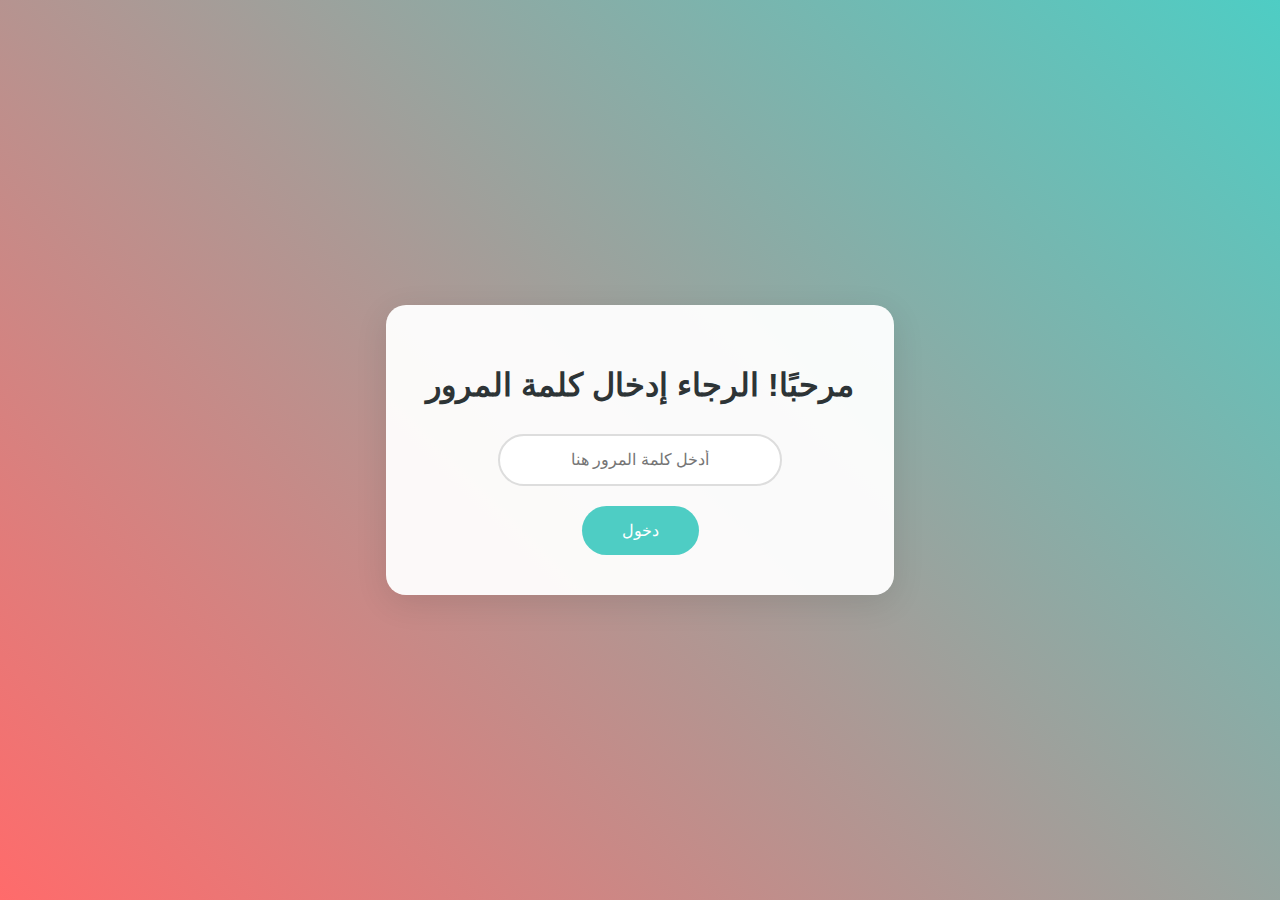
<file: 7.html>
<!DOCTYPE html>
<html lang="ar" dir="rtl">
<head>
    <meta charset="UTF-8">
    <meta name="viewport" content="width=device-width, initial-scale=1.0">
    <title>صفحة دخول خاصة</title>
    <style>
        body {
            margin: 0;
            padding: 0;
            display: flex;
            justify-content: center;
            align-items: center;
            min-height: 100vh;
            background: linear-gradient(45deg, #ff6b6b, #4ecdc4);
            font-family: 'Arial', sans-serif;
        }

        .container {
            background: rgba(255, 255, 255, 0.95);
            padding: 40px;
            border-radius: 20px;
            box-shadow: 0 8px 32px rgba(0, 0, 0, 0.1);
            text-align: center;
            transition: transform 0.3s ease;
        }

        .container:hover {
            transform: translateY(-5px);
        }

        h1 {
            color: #2d3436;
            margin-bottom: 30px;
        }

        .password-box {
            position: relative;
            margin: 20px 0;
        }

        input {
            width: 250px;
            padding: 15px;
            border: 2px solid #ddd;
            border-radius: 30px;
            font-size: 16px;
            transition: all 0.3s ease;
            text-align: center;
        }

        input:focus {
            outline: none;
            border-color: #4ecdc4;
            box-shadow: 0 0 10px rgba(78, 205, 196, 0.3);
        }

        button {
            background: #4ecdc4;
            color: white;
            border: none;
            padding: 15px 40px;
            border-radius: 30px;
            cursor: pointer;
            font-size: 16px;
            transition: all 0.3s ease;
        }

        button:hover {
            background: #45b7b0;
            transform: scale(1.05);
        }

        .error {
            color: #ff6b6b;
            margin-top: 15px;
            display: none;
        }

        @keyframes shake {
            0% { transform: translateX(0); }
            25% { transform: translateX(10px); }
            50% { transform: translateX(-10px); }
            75% { transform: translateX(10px); }
            100% { transform: translateX(0); }
        }

        .shake {
            animation: shake 0.4s ease;
        }
    </style>
</head>
<body>
    <div class="container">
        <h1>مرحبًا! الرجاء إدخال كلمة المرور</h1>
        <form id="passwordForm">
            <div class="password-box">
                <input type="password" id="password" placeholder="أدخل كلمة المرور هنا" required>
            </div>
            <button type="submit">دخول</button>
        </form>
        <p class="error" id="errorMsg">كلمة المرور غير صحيحة!</p>
    </div>

    <script>
        document.getElementById('passwordForm').addEventListener('submit', function(e) {
            e.preventDefault();
            
            const correctPassword = "66772667215"; // استبدل هذا بكلمة المرور الحقيقية
            const enteredPassword = document.getElementById('password').value;
            
            if(enteredPassword === correctPassword) {
                window.location.href = "happy birtday.html"; // تأكد من تطابق اسم الملف
            } else {
                document.getElementById('errorMsg').style.display = 'block';
                document.querySelector('.container').classList.add('shake');
                setTimeout(() => {
                    document.querySelector('.container').classList.remove('shake');
                }, 400);
            }
        });
    </script>
</body>
</html>
</file>
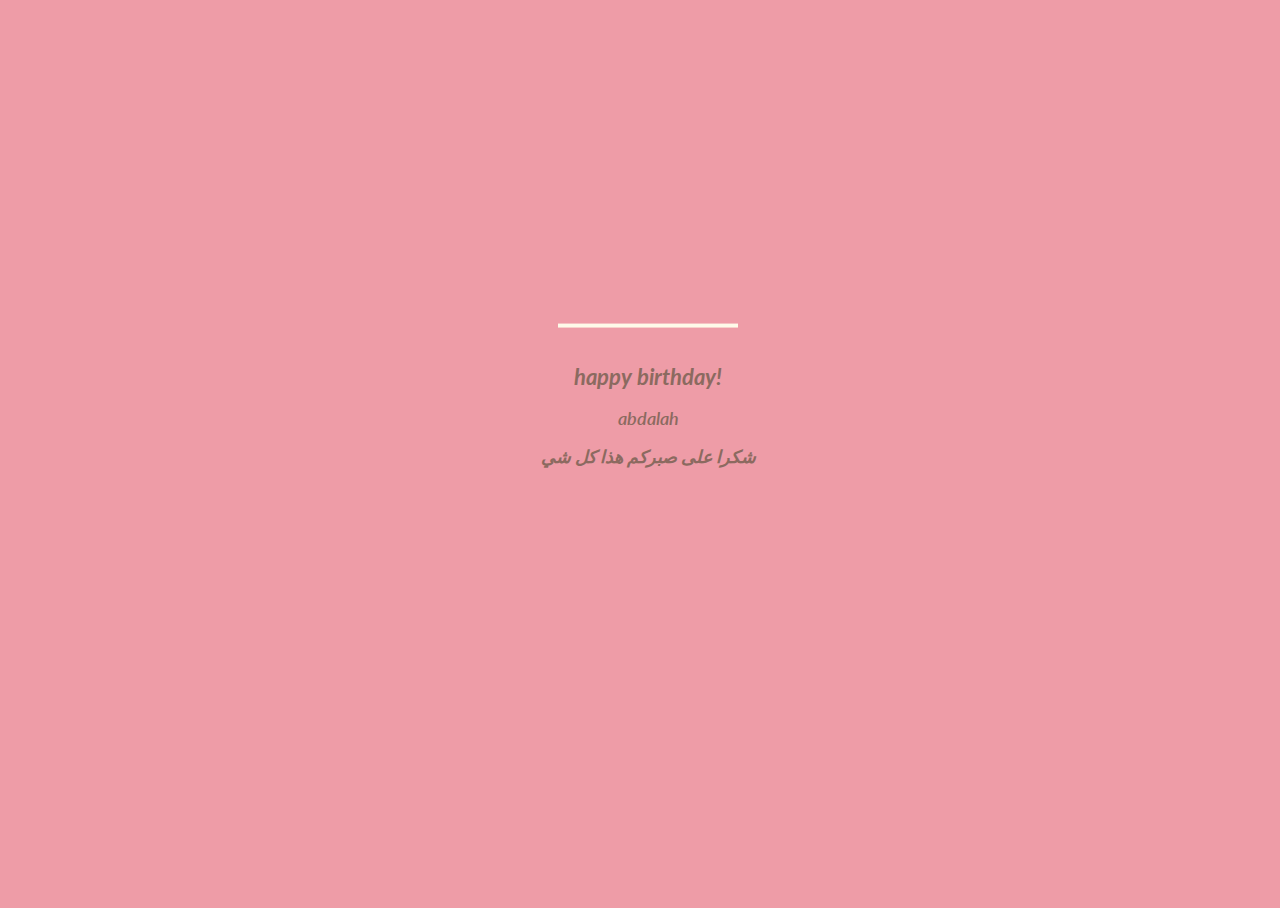
<file: birthday-cake.html>
<!DOCTYPE html>
<html lang="en">
  <head>
    <meta charset="UTF-8">
    <meta name="viewport" content="width=device-width, initial-scale=1.0">
    <title>Document</title>
    <style>
      @import url(https://fonts.googleapis.com/css?family=Lato:300italic);

      html,
      body {
        width: 100%;
        height: 100%;
        scrollbar-width: none;
        overflow: hidden;
      }

      body {
        background: #ee9ca7;
      }

      .name{
        font-size: 1.1rem;
        font-weight: 600;
      }

      #cake {
        display: block;
        position: relative;
        margin: -10em auto 0 auto;
      }

      /* ============================================== Candle
      */

      .cake {
        background: #ffffff;
        border-radius: 10px;
        position: absolute;
        top: 228px;
        left: 50%;
        margin-left: -2.4px;
        margin-top: -8.33333333px;
        width: 5px;
        height: 35px;
        transform: translateY(-300px);
        backface-visibility: hidden;
        animation: in 500ms 6s ease-out forwards;
      }
      .cake:after,
      .cake:before {
        background: rgba(255, 0, 0, 0.4);
        content: "";
        position: absolute;
        width: 100%;
        height: 2.22222222px;
      }
      .cake:after {
        top: 25%;
        left: 0;
      }
      .cake:before {
        top: 45%;
        left: 0;
      }

      /* ============================================== Fire
      */

      .fuego {
        border-radius: 100%;
        position: absolute;
        top: -20px;
        left: 50%;
        margin-left: -2.6px;
        width: 6.66666667px;
        height: 18px;
      }
      .fuego:nth-child(1) {
        animation: fuego 2s 6.5s infinite;
      }
      .fuego:nth-child(2) {
        animation: fuego 1.5s 6.5s infinite;
      }
      .fuego:nth-child(3) {
        animation: fuego 1s 6.5s infinite;
      }
      .fuego:nth-child(4) {
        animation: fuego 0.5s 6.5s infinite;
      }
      .fuego:nth-child(5) {
        animation: fuego 0.2s 6.5s infinite;
      }

      /* ============================================== Animation Fire
      */

      @keyframes fuego {
        0%, 100% {
          background: rgba(254, 248, 97, 0.5);
          box-shadow: 0 0 40px 10px rgba(248, 233, 209, 0.2);
          transform: translateY(0) scale(1);
        }
        50% {
          background: rgba(255, 50, 0, 0.1);
          box-shadow: 0 0 40px 20px rgba(248, 233, 209, 0.2);
          transform: translateY(-20px) scale(0);
        }
      }

      @keyframes in {
        to {
          transform: translateY(0);
        }
      }

      .text {
        color: #8b6a60;
        font-family: 'Lato', sans-serif;
        font-weight: 300;
        font-style:italic;
        text-align: center;
        h1 {
          font-size: 1.4em;
        }
      }
    </style>
  </head>
  <body>
      <div class="cake">
        <div class="fuego"></div>
        <div class="fuego"></div>
        <div class="fuego"></div>
        <div class="fuego"></div>
        <div class="fuego"></div>
      </div>
      <svg id="cake" version="1.1" x="0px" y="0px" width="200px" height="500px" viewBox="0 0 200 500" enable-background="new 0 0 200 500" xml:space="preserve">
        <path fill="#a88679" d="M173.667-13.94c-49.298,0-102.782,0-147.334,0c-3.999,0-4-16.002,0-16.002
        c44.697,0,96.586,0,147.334,0C177.667-29.942,177.668-13.94,173.667-13.94z">
            <animate id="bizcocho_3" attributeName="d" calcMode="spline" keySplines="0 0 1 1; 0 0 1 1" begin="relleno_2.end" dur="0.3s" fill="freeze" values="
                              M173.667-13.94c-49.298,0-102.782,0-147.334,0c-3.999,0-4-16.002,0-16.002
        c44.697,0,96.586,0,147.334,0C177.667-29.942,177.668-13.94,173.667-13.94z
                              ;
                              M173.667,411.567c-47.995,12.408-102.955,12.561-147.334,0
        c-3.848-1.089-0.189-16.089,3.661-15.002c44.836,12.66,90.519,12.753,139.427,0.07
        C173.293,395.631,177.541,410.566,173.667,411.567z
                              ;
                              M173.667,427.569c-49.795,0-101.101,0-147.334,0c-3.999,0-4-16.002,0-16.002
        c46.385,0,97.539,0,147.334,0C177.668,411.567,177.667,427.569,173.667,427.569z
                              " />
        </path>
        <path fill="#8b6a60" d="M100-178.521c1.858,0,3.364,1.506,3.364,3.363c0,0,0,33.17,0,44.227
        c0,19.144,0,57.431,0,76.574c0,10.152,0,40.607,0,40.607c0,1.858-1.506,3.364-3.364,3.364l0,0c-1.858,0-3.364-1.506-3.364-3.364c0,0,0-30.455,0-40.607c0-19.144,0-57.432,0-76.575c0-11.057,0-44.226,0-44.226C96.636-177.015,98.142-178.521,100-178.521
        L100-178.521z">
            <animate id="relleno_2" attributeName="d" calcMode="spline" keySplines="0 0 1 1; 0 0 1 1; 0 0 0.58 1" begin="bizcocho_2.end" dur="0.5s" fill="freeze" values="
                              M100-178.521c1.858,0,3.364,1.506,3.364,3.363c0,0,0,33.17,0,44.227
        c0,19.144,0,57.431,0,76.574c0,10.152,0,40.607,0,40.607c0,1.858-1.506,3.364-3.364,3.364l0,0c-1.858,0-3.364-1.506-3.364-3.364c0,0,0-30.455,0-40.607c0-19.144,0-57.432,0-76.575c0-11.057,0-44.226,0-44.226C96.636-177.015,98.142-178.521,100-178.521
        L100-178.521z
                              ;
                              M100,267.257c1.858,0,3.364,1.506,3.364,3.363c0,0,0,33.17,0,44.227
        c0,19.143,0,57.43,0,76.574c0,10.151,0,40.606,0,40.606c0,1.858-1.506,3.364-3.364,3.364l0,0c-1.858,0-3.364-1.506-3.364-3.364
        c0,0,0-30.455,0-40.606c0-19.145,0-57.432,0-76.576c0-11.057,0-44.225,0-44.225C96.636,268.763,98.142,267.257,100,267.257
        L100,267.257z
                              ;
                              M93.928,405.433c-0.655,6.444-0.102,9.067,2.957,11.798c0,0,8.083,5.571,16.828,3.503
        c18.629-4.406,43.813,6.194,50.792,7.791c14.75,3.375,9.162,6.867,9.162,6.867c-2.412,2.258-58.328,0-73.667,0l0,0
        c-1.858,0-69.995,2.133-73.667,0c0,0-3.337-2.439,6.172-5.992c11.375-4.25,52.875,8.822,47.139-9.442
        c-6.333-20.167,5.226-21.514,5.226-21.514c3.435-0.915,12.78-6.663,10.923-0.546L93.928,405.433z
                              ;
                              M102.242,427.569c5.348,0,14.079,0,17.462,0c0,0,17.026,0,27.504,0
        c19.143,0,20.39-3.797,26.459,0c3,1.877,0,7.823,0,7.823c-2.412,2.258-58.328,0-73.667,0l0,0c-1.858,0-67.187,0-73.667,0
        c0,0-4.125-4.983,0-7.823c5.201-3.58,16.085,0,23.725,0c8.841,0,20.762,0,20.762,0c3.686,0,8.597,0,19.511,0H102.242z
                              " />
        </path>
        <path fill="#a88679" d="M173.667-15.929c-46.512,0-105.486,0-147.334,0c-3.999,0-4-16.002,0-16.002
        c43.566,0,97.96,0,147.334,0C177.667-31.931,177.666-15.929,173.667-15.929z">
            <animate id="bizcocho_2" attributeName="d" calcMode="spline" keySplines="0 0 1 1; 0 0 1 1; 0.25 0 0.58 1" begin="relleno_1.end" dur="0.5s" fill="freeze" values="
                              M173.667-15.929c-46.512,0-105.486,0-147.334,0c-3.999,0-4-16.002,0-16.002
        c43.566,0,97.96,0,147.334,0C177.667-31.931,177.666-15.929,173.667-15.929z
                              ;
                              M173.434,445.393c-47.269,8.001-105.245,8.001-147.334,0c-3.929-0.747-0.692-16.543,3.243-15.824
        c43.828,8.001,92.165,8.001,140.739,0C174.029,428.918,177.377,444.726,173.434,445.393z
                              ;
                              M173.667,449.514c-47.576-5.454-102.799-5.744-147.333,0c-3.966,0.512-3.938-15.297,0-16.002
        c43.683-7.823,97.646-8.026,147.333,0C177.616,434.15,177.642,449.969,173.667,449.514z
                              ;
                              M173.667,451.394c-49.298,0-102.782,0-147.334,0c-3.999,0-4-16.002,0-16.002
        c44.697,0,96.586,0,147.334,0C177.667,435.392,177.668,451.394,173.667,451.394z
                              " />
        </path>
        <path fill="#8b6a60" d="M101.368-73.685c0,12.164,0,15.18,0,28.519c0,22.702,0-13.661,0,8.304c0,14.48,0,18.233,0,30.512
        c0,1.753-2.958,1.847-2.958,0c0-12.68,0-16.277,0-30.401c0-21.983,0,11.66,0-8.305c0-13.027,0-15.992,0-28.628
        C98.411-75.883,101.368-75.592,101.368-73.685z">
            <animate id="relleno_1" attributeName="d" calcMode="spline" keySplines="0 0 1 1; 0 0 1 1; 0 0 0.6 1" begin="bizcocho_1.end" dur="0.5s" fill="freeze" values="
                              M101.368-73.685c0,12.164,0,15.18,0,28.519c0,22.702,0-13.661,0,8.304c0,14.48,0,18.233,0,30.512
        c0,1.753-2.958,1.847-2.958,0c0-12.68,0-16.277,0-30.401c0-21.983,0,11.66,0-8.305c0-13.027,0-15.992,0-28.628
        C98.411-75.883,101.368-75.592,101.368-73.685z
                              ;
                              M101.368,350.885c0,12.164,0,65.18,0,78.518c0,22.703,0-33.66,0-11.695c0,14.48,0,28.232,0,40.512
        c0,1.753-2.958,1.847-2.958,0c0-12.68,0-26.277,0-40.402c0-21.982,0,31.66,0,11.695c0-13.027,0-65.992,0-78.627
        C98.411,348.686,101.368,348.977,101.368,350.885z
                              ;
                              M128.38,447.567c37.626,6.312,39.303,13.658,26.833,12.833c-22.653-1.499-13.636-0.831-23.302-0.831
        c-14.48,0-17.884,0-30.163,0c-2.087,0-2.068,0-3.915,0c-13.333,0-8.963,0-23.088,0c-11.668,0-14.062,5.995-27.532,1.164
        c-12.629-4.529,38.667-3.167,46.833-17.333C100.077,432.94,105.546,443.736,128.38,447.567z
                              ;
                              M173.667,451.394c2.875,0,2.997,9.257,0,9.131c-22.662-0.956-32.09-0.956-41.756-0.956
        c-14.48,0-17.884,0-30.163,0c-2.087,0-2.068,0-3.915,0c-13.333,0-8.963,0-23.088,0c-11.668,0-34.99-0.294-48.412,1.831
        c-4.109,0.65-3.01-10.006,0-10.006C37.129,451.394,149.379,451.394,173.667,451.394z
                              " />
        </path>
        <path fill="#a88679" d="M173.667,21.571c-33.174,0-111.467,0-147.334,0c-4,0-4-16.002,0-16.002c39.836,0,105.982,0,147.334,0
        C177.668,5.569,177.667,21.571,173.667,21.571z">
            <animate id="bizcocho_1" attributeName="d" calcMode="spline" keySplines="0 0 1 1; 0 0 1 1; 0 0 1 1; 0.25 0 1 1; 0 0 1 1; 0.25 0 0.6 1" begin="2s" dur="0.8s" fill="freeze" values="
                              M173.667,21.571c-33.174,0-111.467,0-147.334,0c-4,0-4-16.002,0-16.002c39.836,0,105.982,0,147.334,0
        C177.668,5.569,177.667,21.571,173.667,21.571z
                              ;
                              M173.667,459.569c-33.197,16.002-110.782,16.002-147.334,0c-3.664-1.604,1.614-15.617,5.337-14.153
        c40.702,16.002,94.289,16.104,136.505,0.103C171.917,444.1,177.271,457.832,173.667,459.569z
                              ;
                              M171.817,475.571c-39.361-3.001-105.438-2.571-143.556,0c-3.991,0.27-7.377-14.736-3.387-15.014
        c41.553-2.888,104.421-3.121,150.51-0.233C179.378,460.574,175.806,475.875,171.817,475.571z
                              ;
                              M171.817,459.564c-38.8-12.188-104.504-13.762-143.556,0c-3.772,1.329-7.961-12.604-4.178-13.905
        c40.864-14.064,105.114-15.52,151.918-0.973C179.822,445.874,175.634,460.762,171.817,459.564z
                              ;
                              M173.667,475.571c-46.376-5.005-105.924-4.003-147.334,0c-3.981,0.385-3.479-15.421,0.479-16.002
        c43.087-6.327,97.705-7.083,146.855,0.438C177.621,460.613,177.644,476,173.667,475.571z
                              ;
                              M173.667,474.117c-46.376,1.866-105.638,2.01-147.334,0c-3.995-0.192-3.52-16.144,0.479-16.002
        c43.794,1.55,96.341,1.541,145.723,0C176.532,457.99,177.663,473.956,173.667,474.117z
                              ;
                              M173.667,475.571c-46.512,0-105.486,0-147.334,0c-3.999,0-4-16.002,0-16.002c43.566,0,97.96,0,147.334,0
        C177.667,459.569,177.666,475.571,173.667,475.571z
                              " />
        </path>
        <path fill="#fefae9" d="M104.812,113.216c0,3.119-2.164,5.67-4.812,5.67c-2.646,0-4.812-2.551-4.812-5.67c0-5.594,0-16.782,0-22.375
      c0-5.143,0-15.427,0-20.568c0-7.333,0-21.998,0-29.33c0-5.523,0-16.569,0-22.092c0-3.295,0-9.885,0-13.181
      C95.188,2.551,97.353,0,100,0c2.648,0,4.812,2.551,4.812,5.669c0,3.248,0,9.743,0,12.991c0,5.428,0,16.284,0,21.711
      c0,7.618,0,22.854,0,30.472c0,4.952,0,14.854,0,19.807C104.812,96.292,104.812,107.576,104.812,113.216z">
            <animate id="crema" attributeName="d" calcMode="spline" keySplines="0 0 1 1; 0 0 1 1; 0 0 1 1; 0.25 0 1 1; 0 0 1 1; 0 0 0.58 1" begin="bizcocho_3.end" dur="2s" fill="freeze" values="
                              M104.812,113.216c0,3.119-2.164,5.67-4.812,5.67c-2.646,0-4.812-2.551-4.812-5.67c0-5.594,0-16.782,0-22.375
      c0-5.143,0-15.427,0-20.568c0-7.333,0-21.998,0-29.33c0-5.523,0-16.569,0-22.092c0-3.295,0-9.885,0-13.181
      C95.188,2.551,97.353,0,100,0c2.648,0,4.812,2.551,4.812,5.669c0,3.248,0,9.743,0,12.991c0,5.428,0,16.284,0,21.711
      c0,7.618,0,22.854,0,30.472c0,4.952,0,14.854,0,19.807C104.812,96.292,104.812,107.576,104.812,113.216z
                              ;
                              M104.812,405.897c0,3.119-2.164,5.67-4.812,5.67c-2.646,0-4.812-2.551-4.812-5.67c0-5.594,0-16.782,0-22.376
      c0-5.143,0-15.426,0-20.568c0-7.332,0-21.997,0-29.33c0-5.522,0-16.568,0-22.092c0-3.295,0-9.885,0-13.181
      c0-3.118,2.165-5.669,4.812-5.669c2.648,0,4.812,2.551,4.812,5.669c0,3.247,0,9.743,0,12.991c0,5.428,0,16.283,0,21.711
      c0,7.618,0,22.854,0,30.473c0,4.951,0,14.854,0,19.807C104.812,388.972,104.812,400.256,104.812,405.897z
                              ;
                              M111.873,411.567c-3.119,0-9.226,0-11.874,0c-2.646,0-7.748,0-10.867,0c-7.086,0-12.698,0-18.292,0
      c-6.592,0-12.871,7.371-19.166,3.008c-10.043-6.961-7.776-10.169,2.991-17.745c12.61-8.873,27.713,1.994,25.919-7.531
      c-2.589-13.742,11.008-14.513,11.365-17.789c0.441-4.051,4.235-11.107,8.051-8.175c3.113,2.393,1.007,8.008,0,13.159
      c-1.871,9.569,8.058,2.113,9.494,14.155c2.592,21.732,21.184-0.675,29.309,7.976c5.216,5.553,18.413,5.552,15.426,12.942
      c-3.131,7.745-15.825-4.369-23.8,2.903C126.261,418.271,118.301,411.567,111.873,411.567z
                              ;
                              M111.873,411.567c-3.119,0-9.226,0-11.874,0c-2.646,0-9.734,4.069-12.853,4.069
      c-7.086,0-10.712-4.069-16.306-4.069c-6.592,0-12.12,6.013-19.166,3.008c-7.053-3.008-7.458,2.026-18.659,1.165
      c-6.832-0.525-7.522-3.034-7.533-6.265c-0.037-10.336,22.073-2.452,36.613-2.628c10.234-0.124,19.856-1.439,37.905-2.102
      c16.642-0.61,32.699,1.552,46.009,1.927c12.438,0.351,29.663-8.99,31.532,3.315c0.773,5.093-5.605,3.342-11.211,9.579
      c-5.093,5.667-7.59-4.605-12.965-3.832c-8.269,1.189-14.962-8.537-22.937-1.265C126.261,418.271,118.301,411.567,111.873,411.567z
                              ;
                              M110.946,413.652c-2.904-1.137-8.405-2.748-12.446-0.97c-6.099,2.685-7.273,10.358-13.253,8.242
      c-7.843-2.775-8.953-5.008-14.546-5.01c-24.653-0.011-4.849,26.507-18.264,26.507c-12.377,0,5.791-33.537-19.422-26.682
      c-7.703,2.095-9.806-0.942-9.817-4.173c-0.037-10.336,24.357-4.544,38.897-4.72c10.234-0.124,19.856-1.439,37.905-2.102
      c16.642-0.61,32.699,1.552,46.009,1.927c12.438,0.351,28.973-8.865,31.532,3.315c1.449,6.896,0.318,15.624-3.874,15.624
      c-7.619,0-1.788-15.192-19.243-7.111c-7.581,3.51-15.963-9.738-26.669,1.066C120.644,426.744,118.381,416.561,110.946,413.652z
                              ;
                              M111.547,413.9c-2.969-0.956-8.775-0.949-13.167-0.5c-14.667,1.5-8.325,16.508-14.667,16.666
      c-6.667,0.166-0.167-13.5-13.013-14.151c-30.471-1.545-5.572,46.651-18.987,46.651c-12.377,0,10.333-50.166-18.667-44.5
      c-7.835,1.531-9.537-1.417-9.548-4.647c-0.037-10.336,23.675-5.177,38.215-5.353c10.234-0.124,20.618-1.671,38.667-2.333
      c16.642-0.61,32.023,1.458,45.333,1.833c12.438,0.351,33.819-8.431,33.199,4.001c-0.532,10.666,0.414,26.166-5.245,25.833
      c-7.606-0.447-2.954-31.5-19.243-18.899c-7.985,6.177-17.658-5.969-27.377,5.732C118.88,434.066,121.38,417.067,111.547,413.9z
                              ;
                              M111.547,415.233c-6.667-0.834-9.667,4.667-13.833,3.333c-19.649-6.291-8.158,22.176-14.5,22.334
      c-6.667,0.166,2.833-18-13.333-22.167c-29.544-7.615-9.667,43.833-20.167,43.833c-10.333,0,8.004-55.006-16.833-39
      c-7.5,4.833-9.508-3.78-9.299-7.004c0.799-12.329,23.592-7.153,38.132-7.329c10.234-0.124,20.238-1.505,38.287-2.167
      c16.642-0.61,32.903,1.125,46.213,1.5c12.438,0.351,35.058-5.579,31.863,6.451c-5.532,20.833,1.25,28.216-4.409,27.883
      c-7.606-0.447-6.058-37.895-20.62-23.333c-10.167,10.166-15.972-0.747-25,12C119.547,443.568,121.798,416.515,111.547,415.233z
                              " />
        </path>
        <rect x="10" y="475.571" fill="#fefae9" width="180" height="4" />
      </svg>
      <div class="text">
      <h1>happy birthday!</h1>
      <p class="name">abdalah</p>
      <p class="name"> شكرا على صبركم هذا كل شي </p>
      </div>
  </body>
</html>
</file>
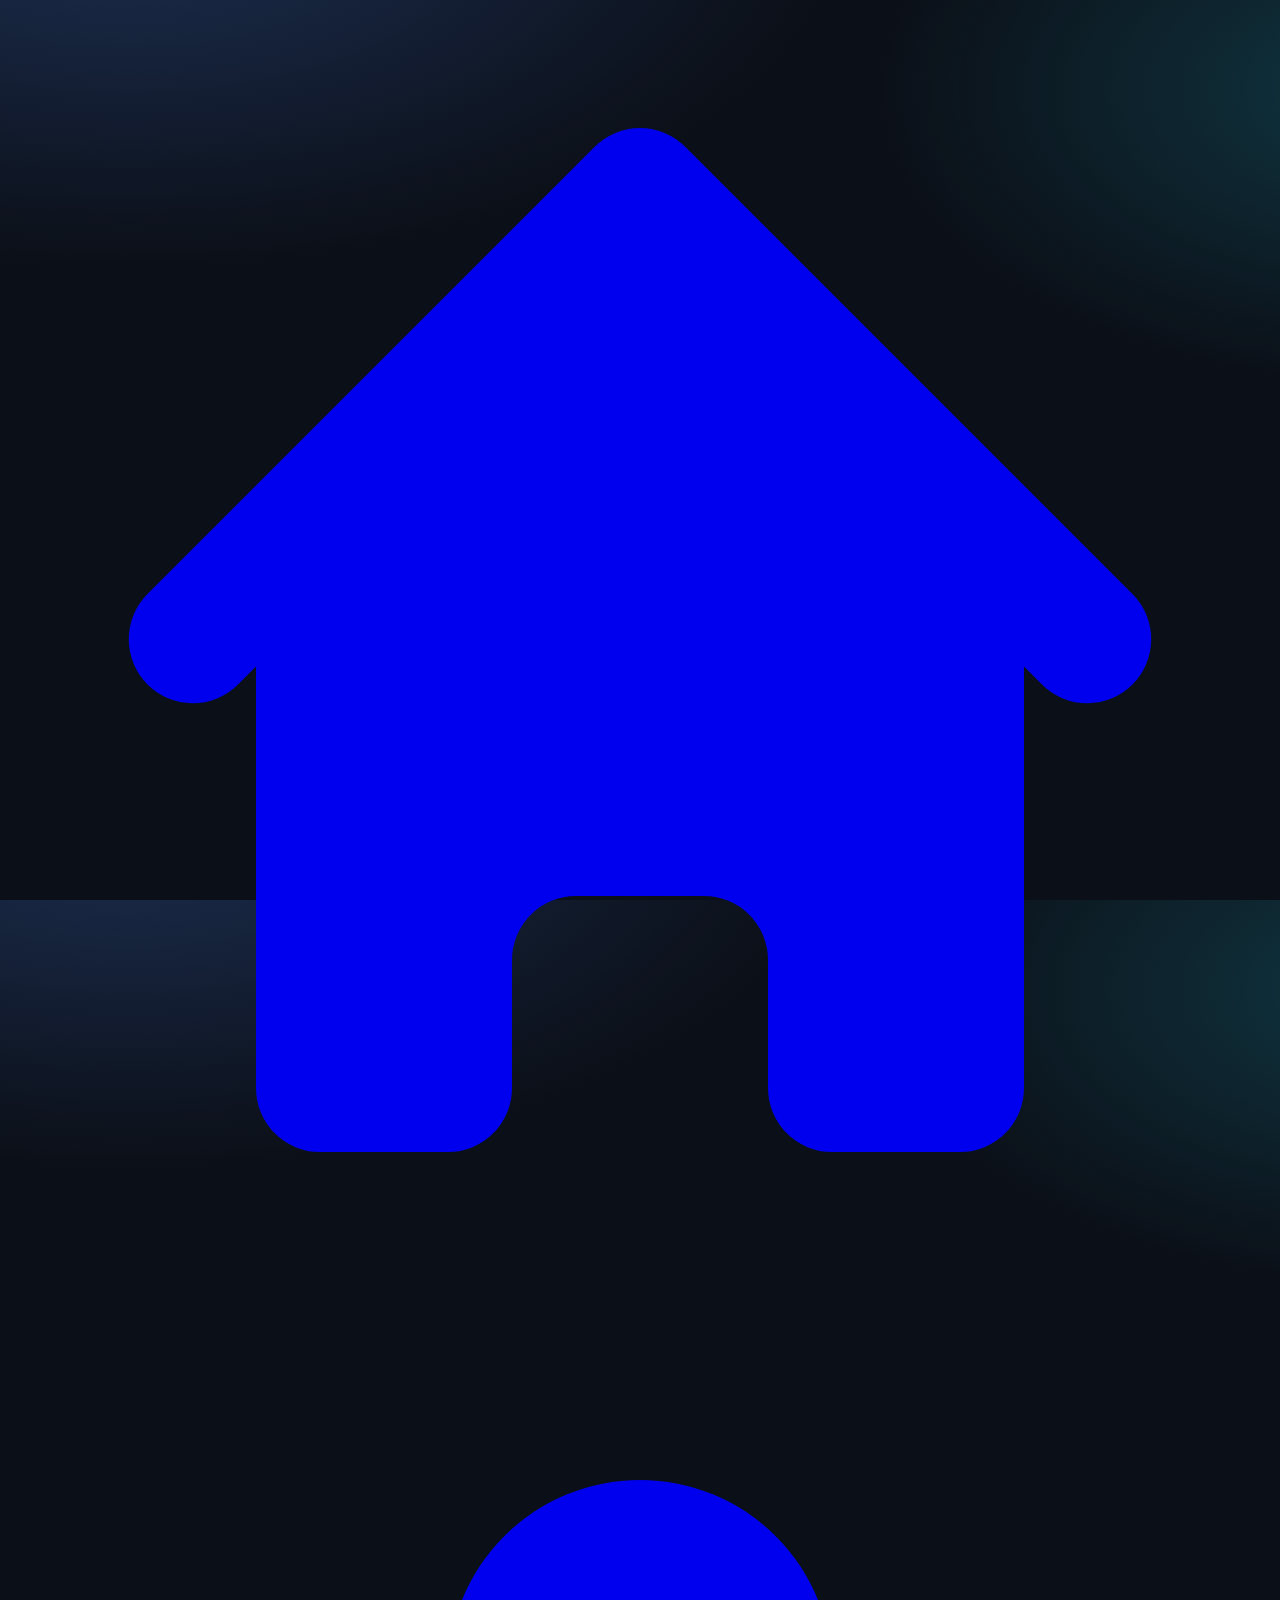
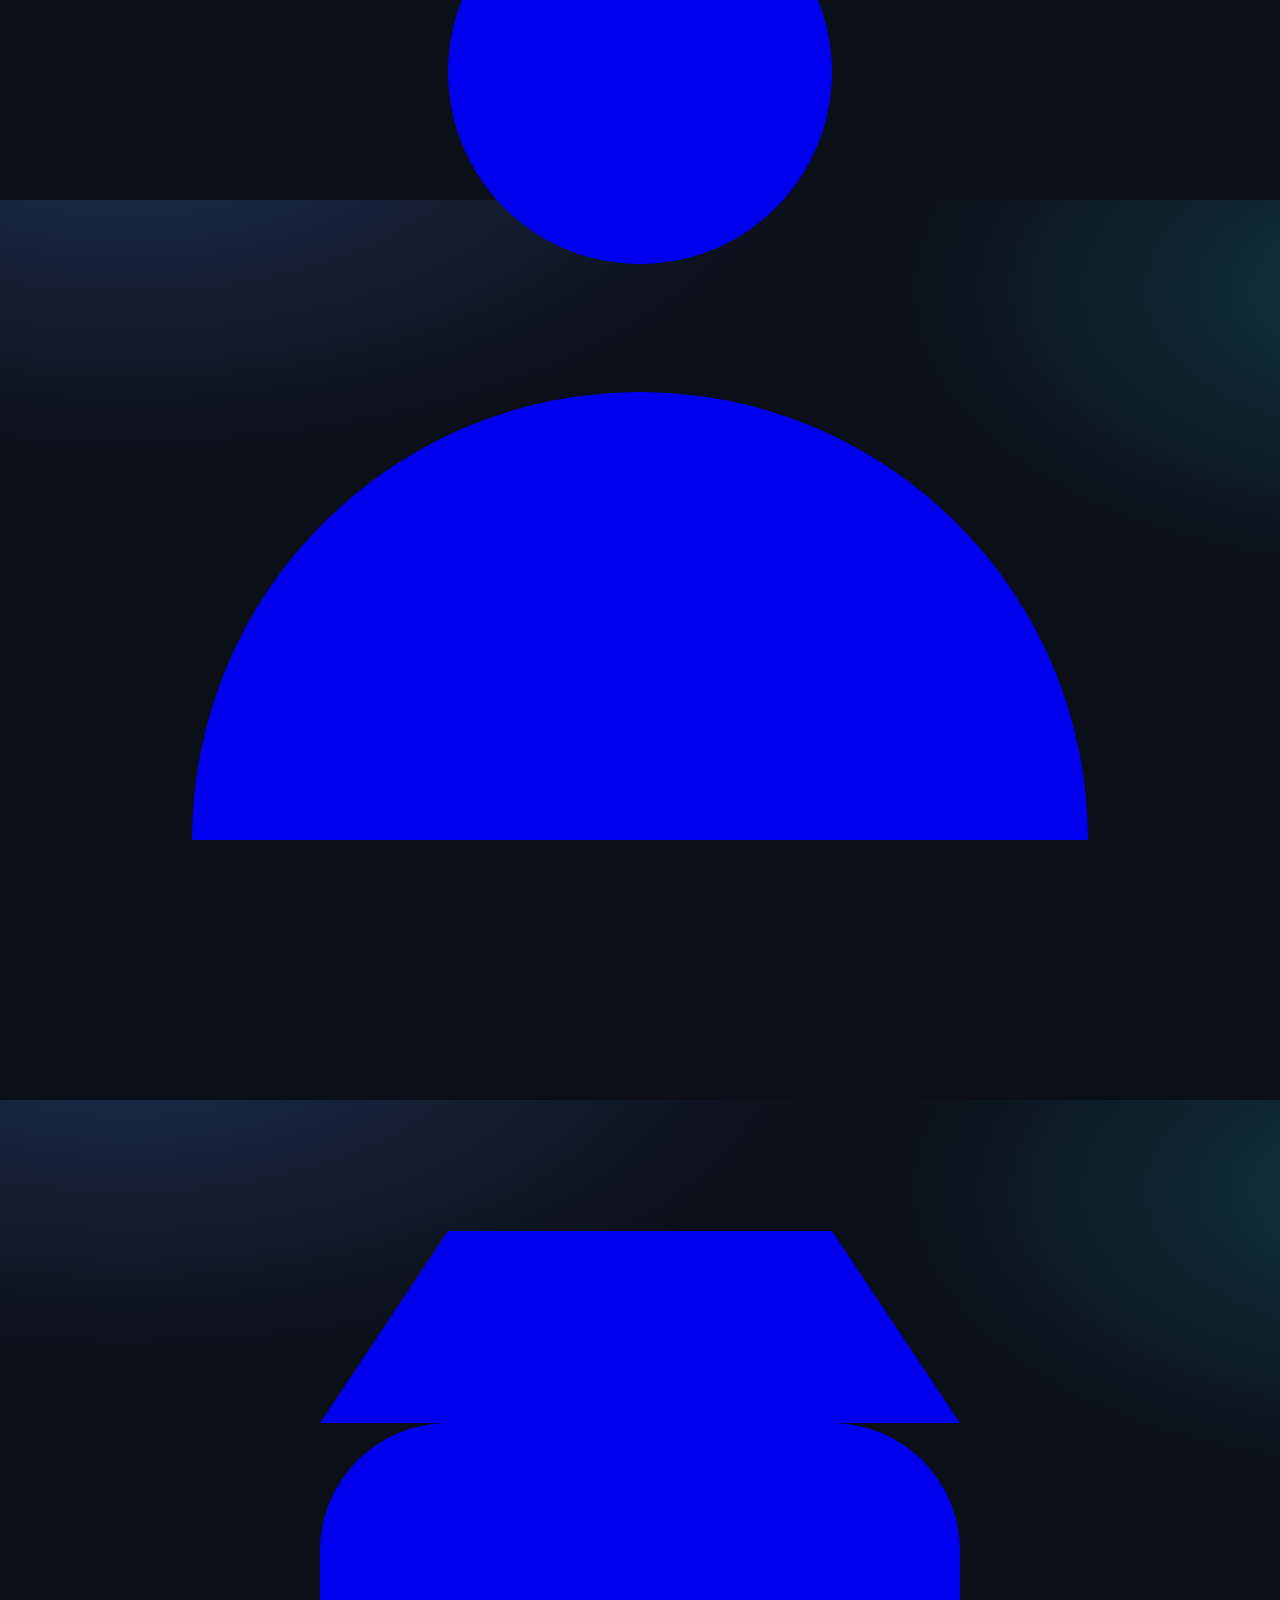
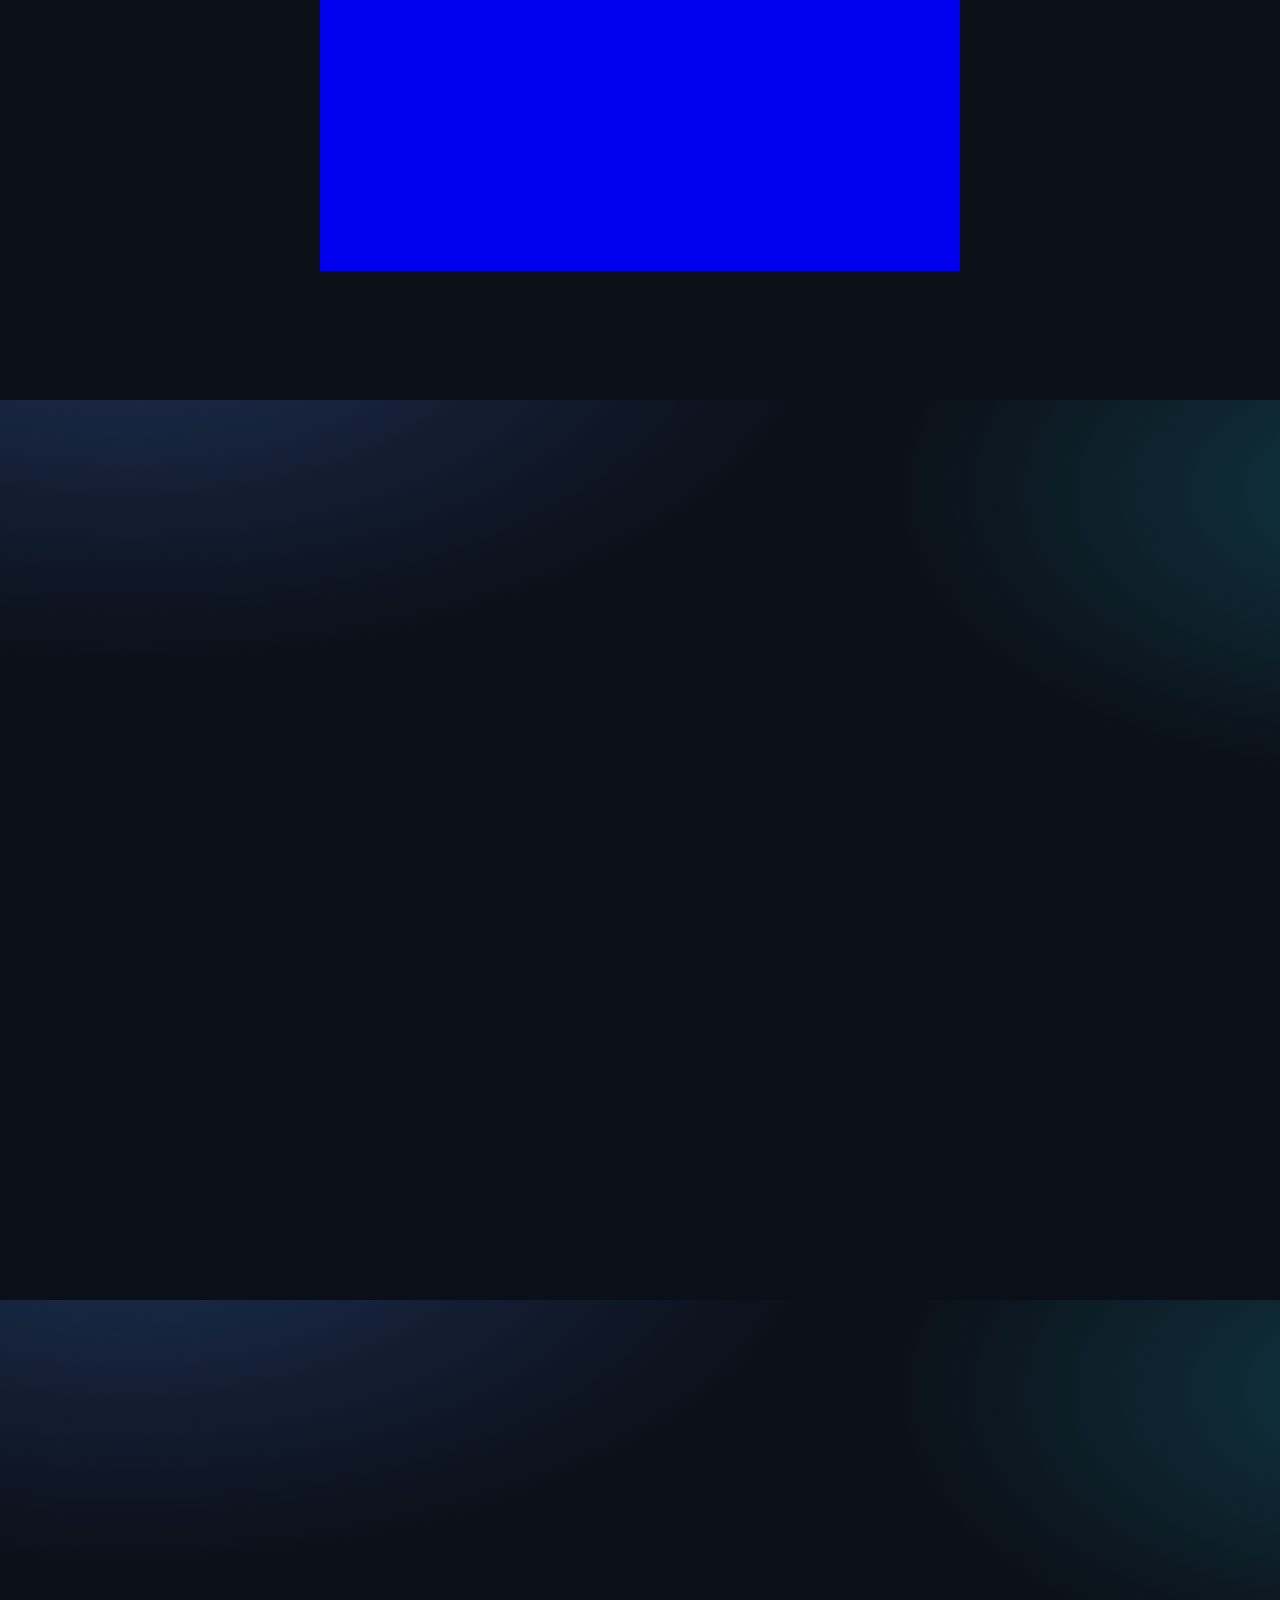
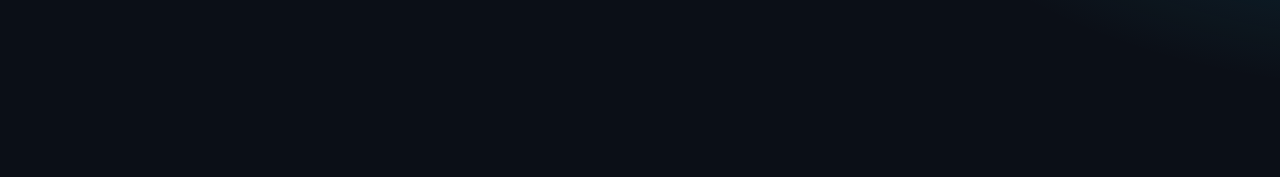
<file: features.html>
<!doctype html>
<html lang="en">
<head>
  <meta charset="utf-8" />
  <meta name="viewport" content="width=device-width, initial-scale=1" />
  <title>Engineering Services | Special Features</title>
  <link rel="stylesheet" href="styles.css" />
  <link rel="preconnect" href="https://fonts.gstatic.com" crossorigin>
  <link rel="preconnect" href="https://fonts.googleapis.com">
  <link href="https://fonts.googleapis.com/css2?family=Inter:wght@400;500;600;700&display=swap" rel="stylesheet">
  <meta name="description" content="Special features: profile, certificates, and completed courses." />
</head>
<body>
  <div class="page-transition" aria-hidden="true"></div>

  <!-- Floating Icon Nav -->
  <div class="nav-wrap">
    <nav class="nav" aria-label="Primary">
      <a class="btn-icon" data-transition href="index.html" title="Home" aria-label="Home">
        <svg xmlns="http://www.w3.org/2000/svg" viewBox="0 0 20 20" fill="currentColor"><path d="M10.707 2.293a1 1 0 00-1.414 0l-7 7a1 1 0 001.414 1.414L4 10.414V17a1 1 0 001 1h2a1 1 0 001-1v-2a1 1 0 011-1h2a1 1 0 011 1v2a1 1 0 001 1h2a1 1 0 001-1v-6.586l.293.293a1 1 0 001.414-1.414l-7-7z"/></svg>
      </a>
      <a class="btn-icon" data-transition href="profile.html" title="Profile" aria-label="Profile">
        <svg xmlns="http://www.w3.org/2000/svg" viewBox="0 0 20 20" fill="currentColor"><path fill-rule="evenodd" d="M10 9a3 3 0 100-6 3 3 0 000 6zm-7 9a7 7 0 1114 0H3z" clip-rule="evenodd"/></svg>
      </a>
      <a class="btn-icon" data-transition href="projects.html" title="Projects" aria-label="Projects">
        <svg xmlns="http://www.w3.org/2000/svg" viewBox="0 0 20 20" fill="currentColor"><path d="M13 7H7a2 2 0 00-2 2v5h10V9a2 2 0 00-2-2z"/><path d="M5 7l2-3h6l2 3"/></svg>
      </a>
    </nav>
  </div>

  <main>
    <section class="section">
      <div class="container">
        <h1 class="section-title reveal">Special Features</h1>
        <p class="section-subtitle reveal delay-1">Highlights that showcase expertise, credentials, and learning.</p>
        <div class="cards">
          <article class="card reveal">
            <h3>Profile</h3>
            <p>Civil/Structural Engineer with experience across bridges, buildings, and marine works. Passionate about resilient design.</p>
          </article>
          <article class="card reveal delay-1">
            <h3>Certificates</h3>
            <p>PE/CEng license, OSHA safety, PMP, and specialized software certifications (ETABS, SAFE, Tekla).</p>
          </article>
          <article class="card reveal delay-2">
            <h3>All Courses</h3>
            <p>Continuous learning in structural dynamics, seismic design, BIM coordination, and construction management.</p>
          </article>
        </div>
      </div>
    </section>

    <section class="section">
      <div class="container">
        <h2 class="section-title reveal">Unique Capabilities</h2>
        <p class="section-subtitle reveal delay-1">Tools, automations, and methods that give projects an edge.</p>
        <div class="cards">
          <article class="card reveal">
            <h3>Parametric Design Scripts</h3>
            <p>Automating repetitive tasks and exploring design spaces rapidly.</p>
          </article>
          <article class="card reveal delay-1">
            <h3>Custom Reporting Dashboards</h3>
            <p>Interactive progress and quality dashboards for stakeholders.</p>
          </article>
          <article class="card reveal delay-2">
            <h3>Risk & Resilience Analytics</h3>
            <p>Scenario modeling to ensure safety and performance under extremes.</p>
          </article>
        </div>
      </div>
    </section>
  </main>

  <script src="app.js" defer></script>
</body>
</html>
</file>
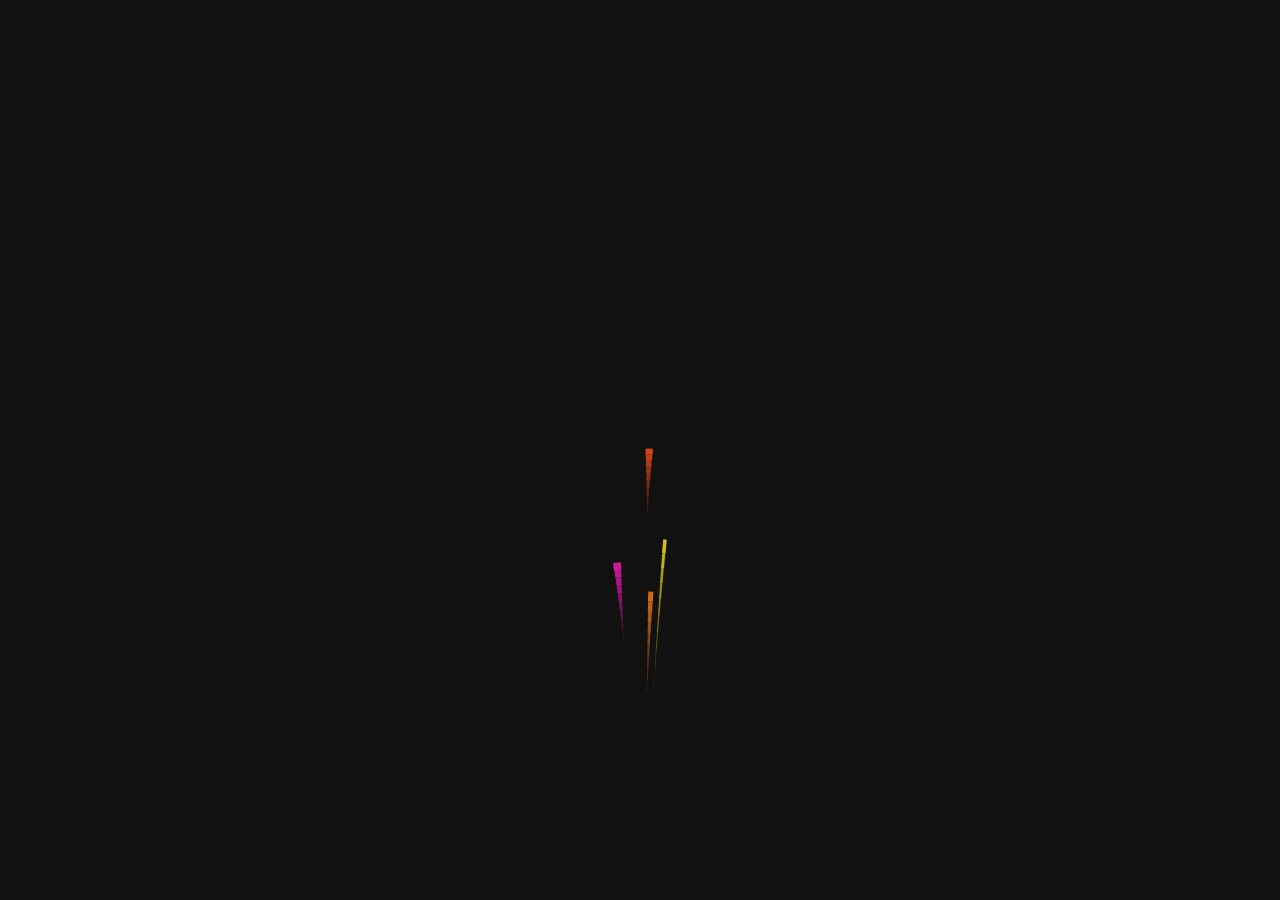
<file: happy birtday.html>
<!DOCTYPE html>
<html lang="en">
  <head>
    <meta charset="UTF-8" />
    <meta name="viewport" content="width=device-width, initial-scale=1.0, maximum-scale=1.0, user-scalable=no">
    <link rel="stylesheet" href="happy birtday.css" />
    <title>Happy birthday</title>
  </head>
  <body>
    <!-- Password Lock Screen -->
    <div id="lockScreen">
      <div class="futuristic-input">
        <!-- ... (الكود الأصلي لحقل الإدخال هنا) ... -->
        <input type="password" name="password" class="input" /> <!-- تغيير type إلى password -->
      </div>
    </div>

    <!-- Animation Content -->
    <canvas id="c"></canvas>
    
    <script src="happy birtday.js"></script>
    <script>
      // التحقق من كلمة المرور
      document.querySelector('.input').addEventListener('keypress', function(e) {
        if(e.key === 'Enter') {
          if(this.value === '123') { // كلمة المرور المطلوبة
            document.getElementById('lockScreen').style.display = 'none';
            startAnimation();
          } else {
            alert('كلمة المرور خاطئة!');
            this.value = '';
          }
        }
      });

      // تأخير تحميل الانيميشن حتى إدخال الكلمة
      let animationStarted = false;
      function startAnimation() {
        if(animationStarted) return;
        animationStarted = true;
        
        // إعادة تهيئة العناصر اللازمة
        initAnimation();
      }
    </script>
  </body>
</html>
</file>
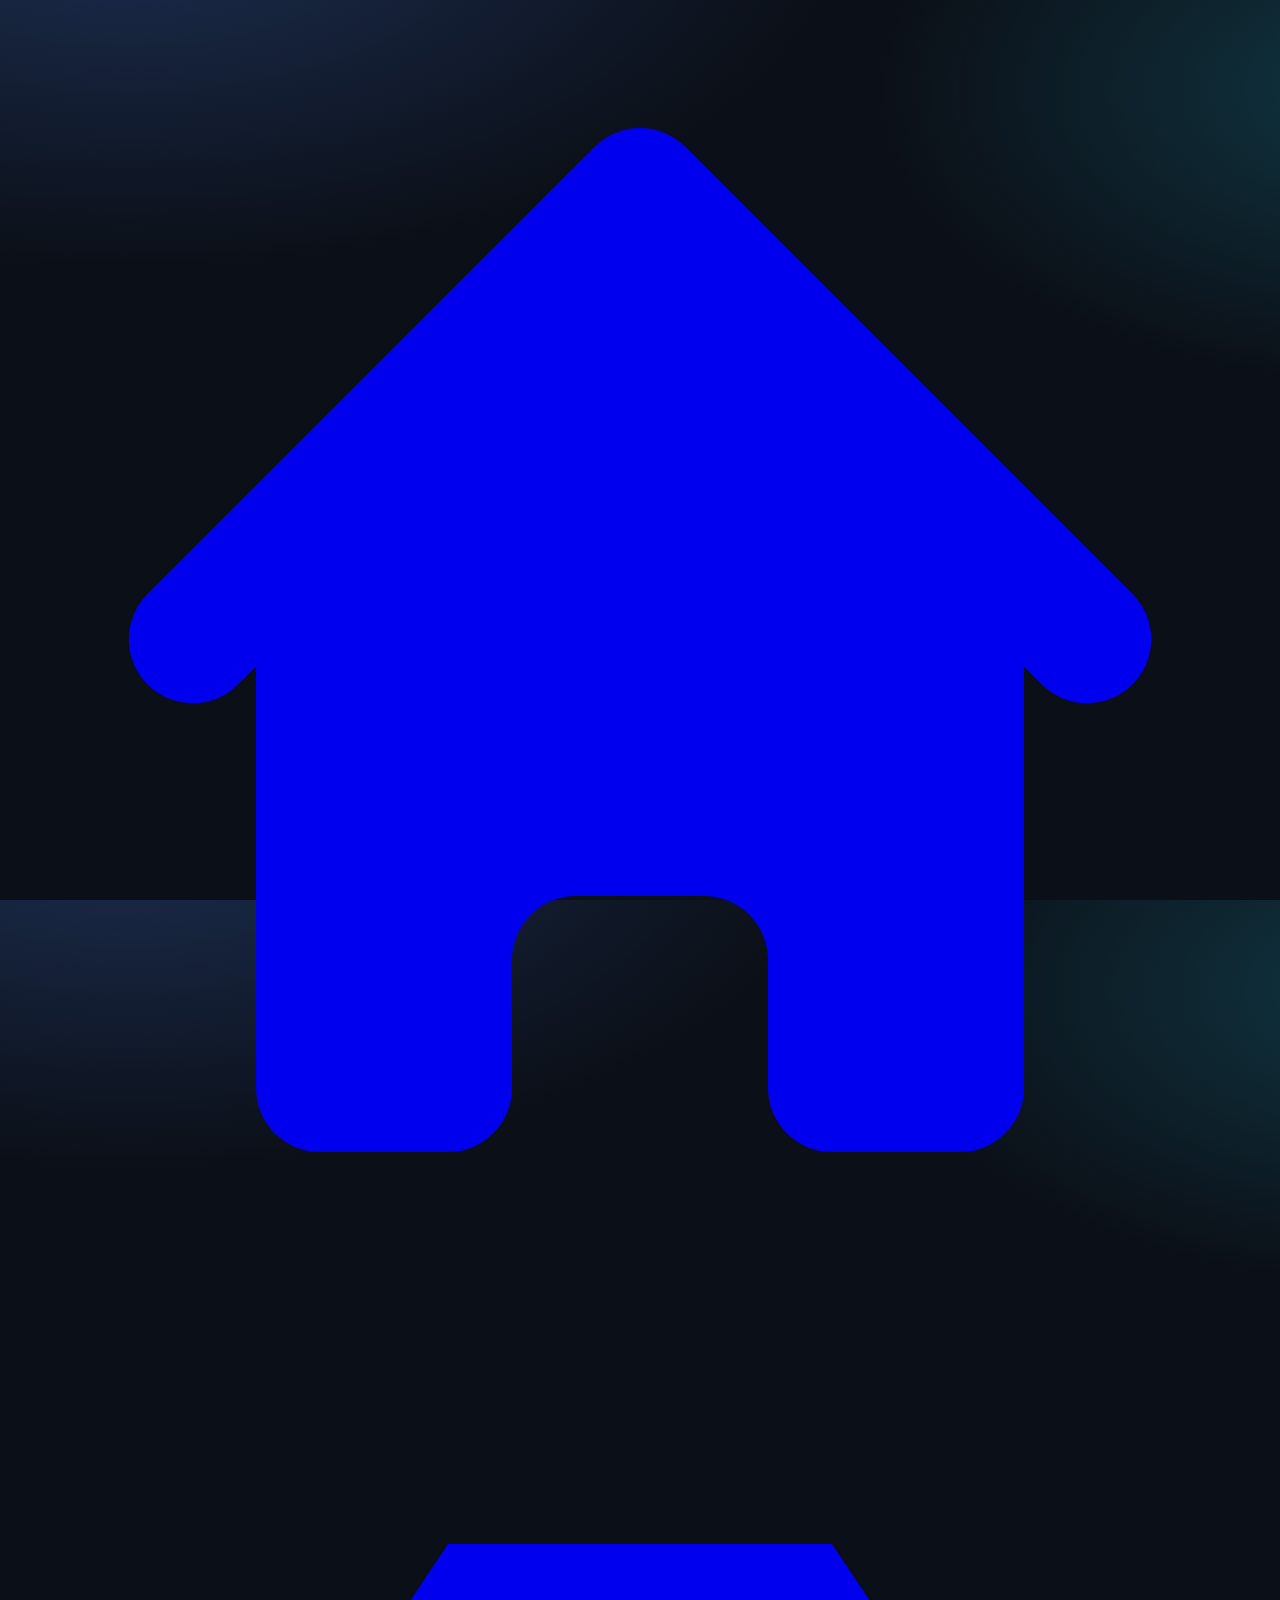
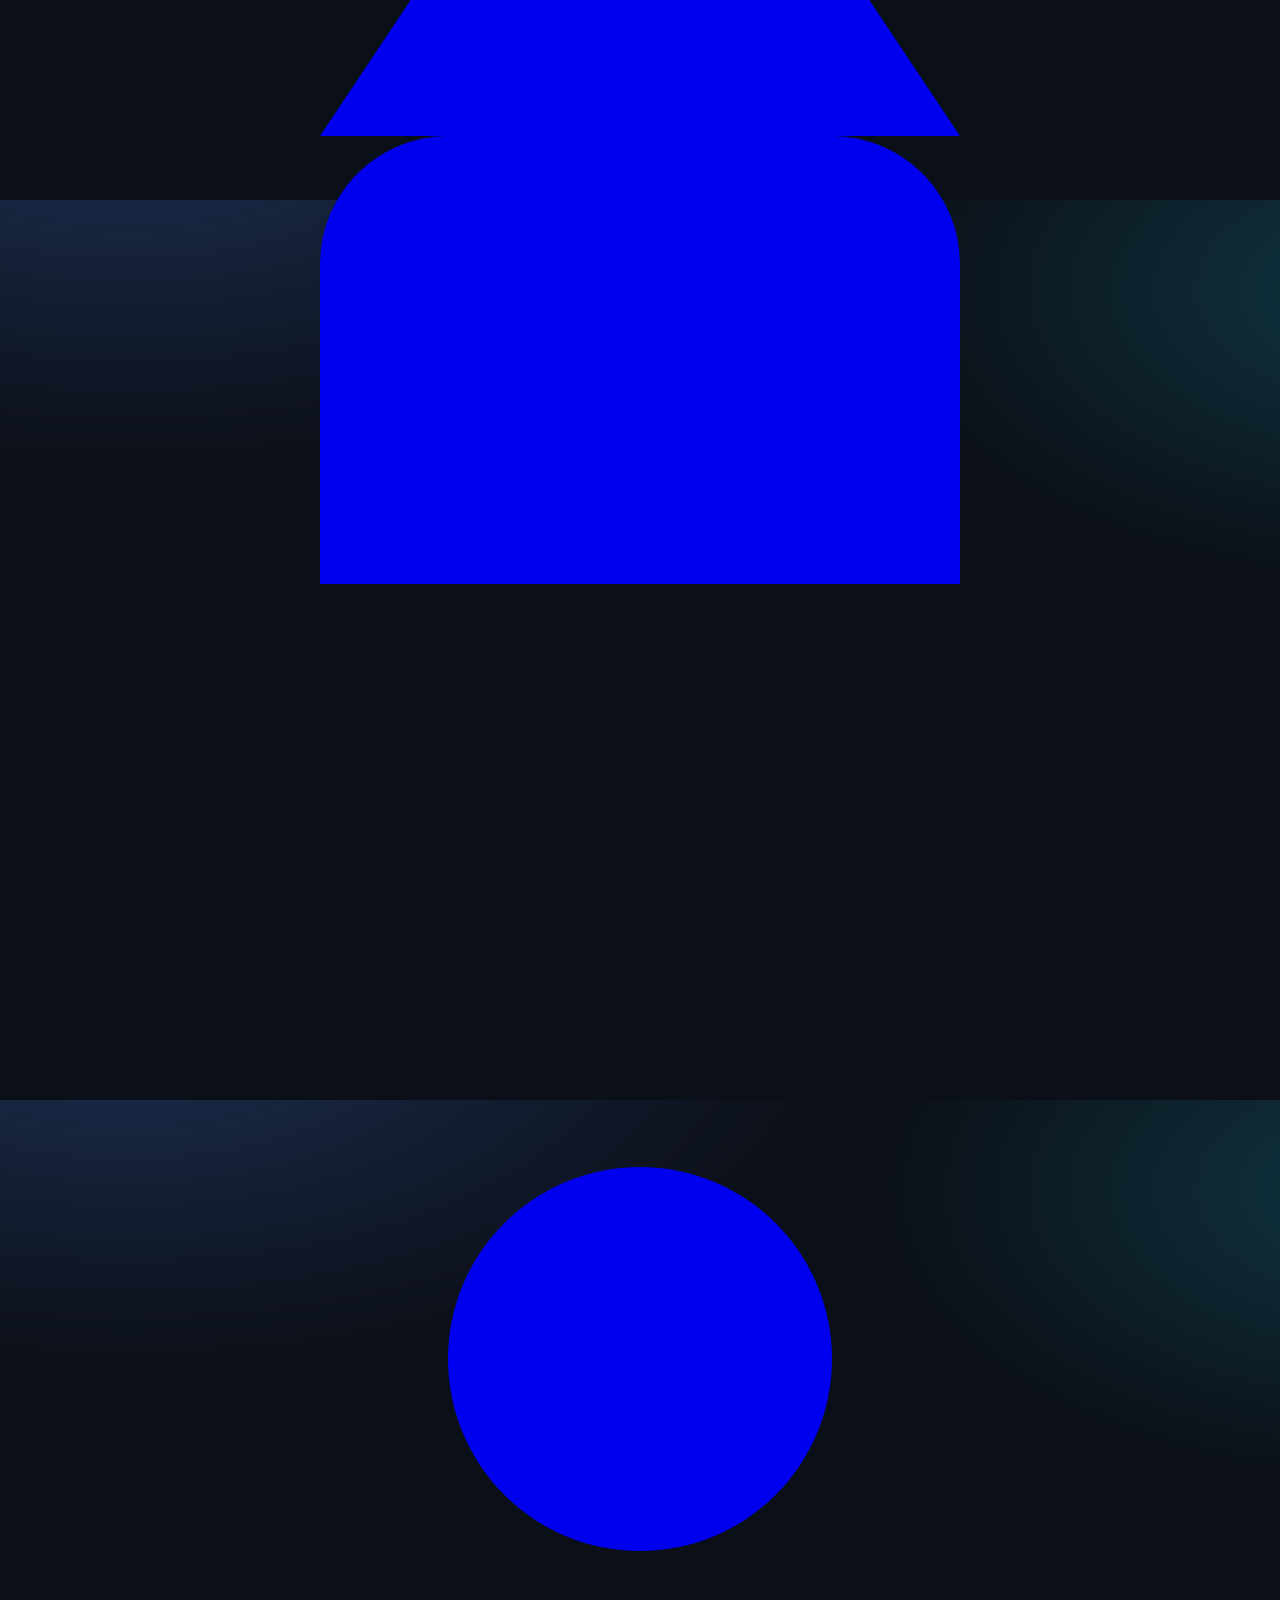
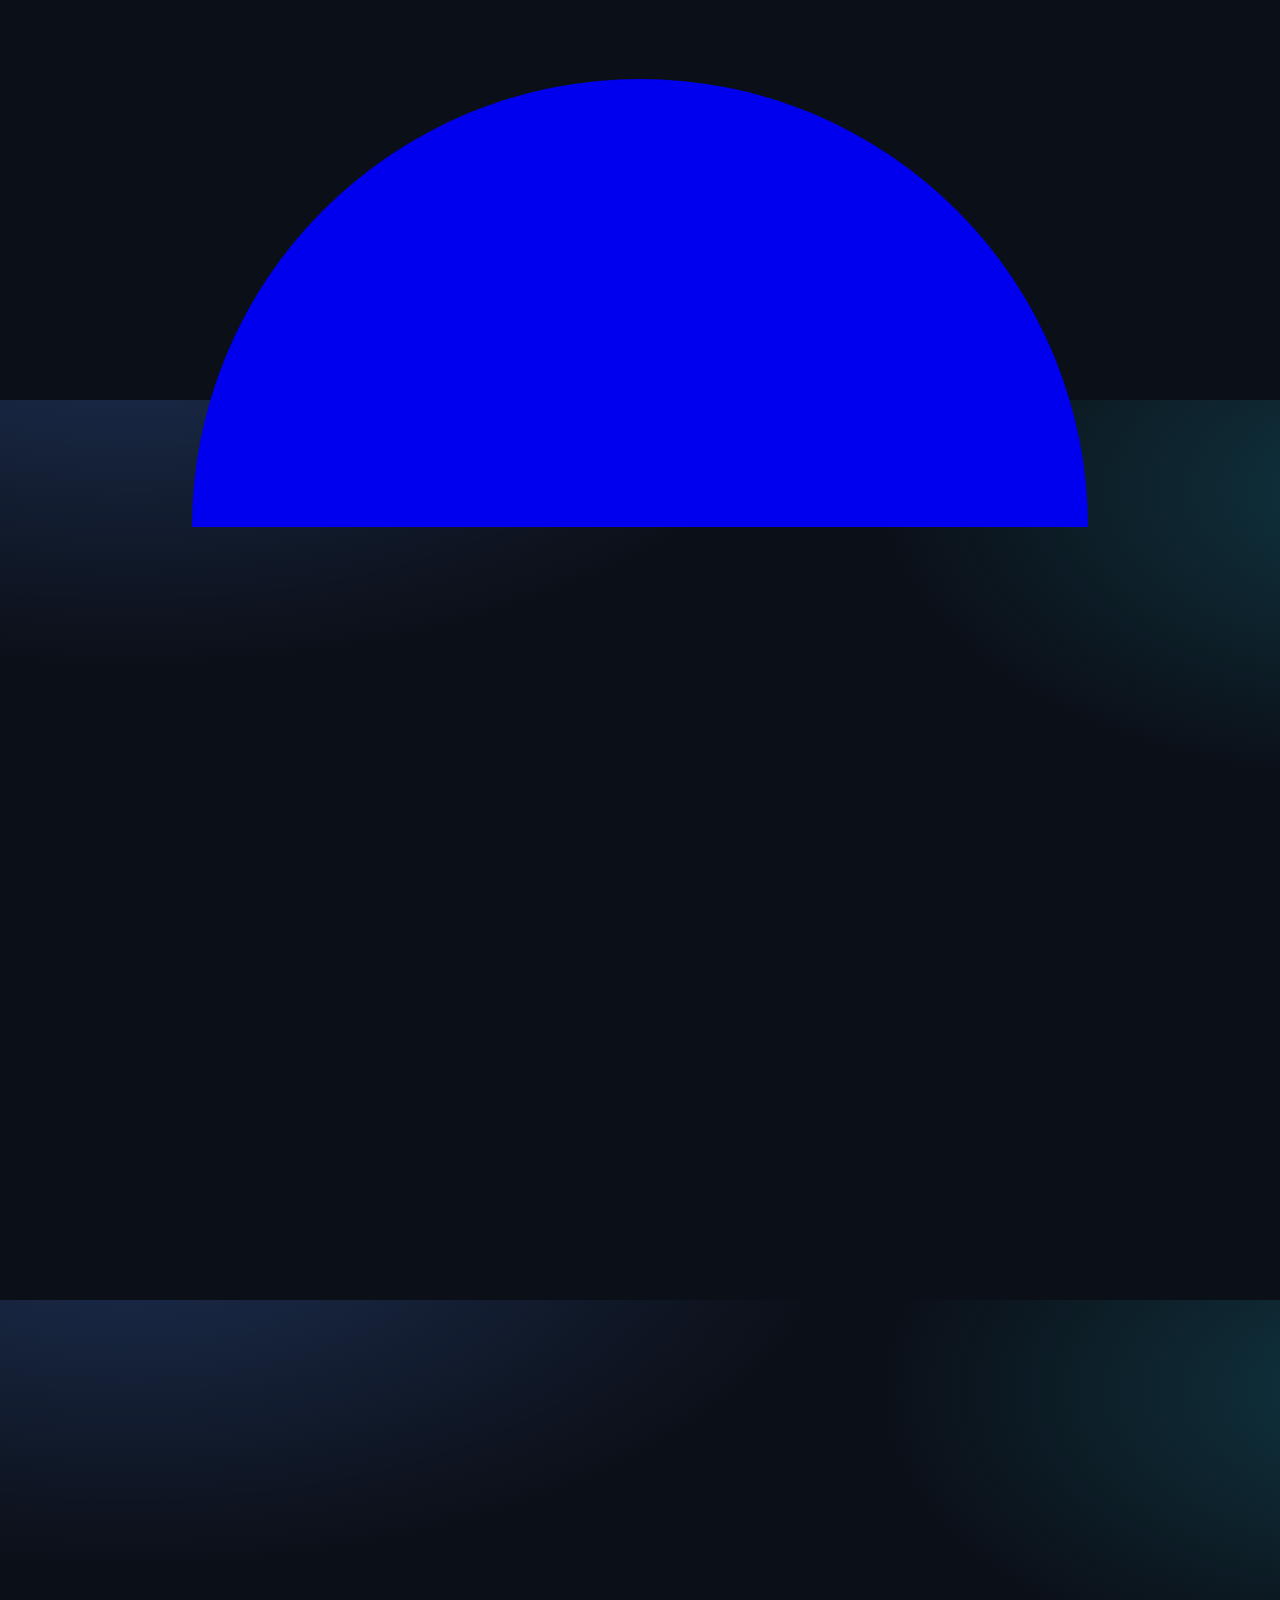
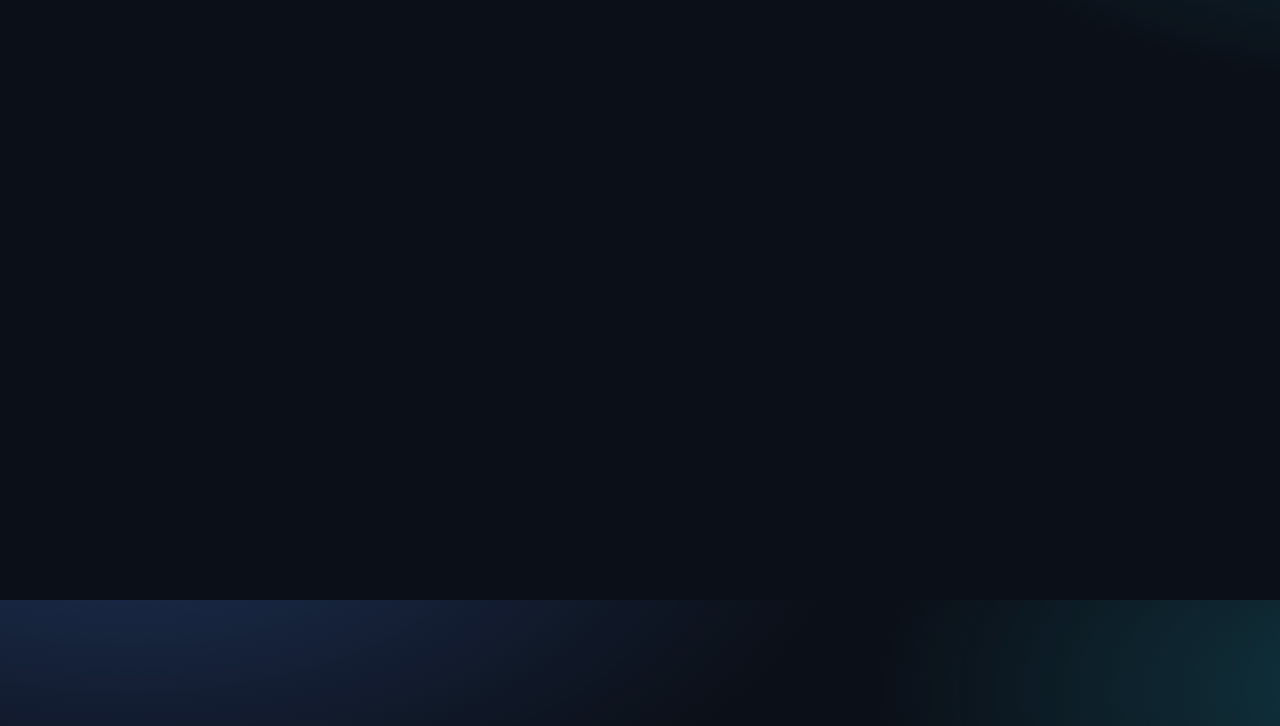
<file: profile.html>
<!doctype html>
<html lang="en">
<head>
  <meta charset="utf-8" />
  <meta name="viewport" content="width=device-width, initial-scale=1" />
  <title>Engineering Services | Profile</title>
  <link rel="stylesheet" href="styles.css" />
  <link rel="preconnect" href="https://fonts.gstatic.com" crossorigin>
  <link rel="preconnect" href="https://fonts.googleapis.com">
  <link href="https://fonts.googleapis.com/css2?family=Inter:wght@400;500;600;700&display=swap" rel="stylesheet">
  <meta name="description" content="Professional profile, certificates, and completed courses." />
</head>
<body>
  <div class="page-transition" aria-hidden="true"></div>

  <!-- Floating Icon Nav -->
  <div class="nav-wrap">
    <nav class="nav" aria-label="Primary">
      <a class="btn-icon" data-transition href="index.html" title="Home" aria-label="Home">
        <svg xmlns="http://www.w3.org/2000/svg" viewBox="0 0 20 20" fill="currentColor"><path d="M10.707 2.293a1 1 0 00-1.414 0l-7 7a1 1 0 001.414 1.414L4 10.414V17a1 1 0 001 1h2a1 1 0 001-1v-2a1 1 0 011-1h2a1 1 0 011 1v2a1 1 0 001 1h2a1 1 0 001-1v-6.586l.293.293a1 1 0 001.414-1.414l-7-7z"/></svg>
      </a>
      <a class="btn-icon" data-transition href="projects.html" title="Projects" aria-label="Projects">
        <svg xmlns="http://www.w3.org/2000/svg" viewBox="0 0 20 20" fill="currentColor"><path d="M13 7H7a2 2 0 00-2 2v5h10V9a2 2 0 00-2-2z"/><path d="M5 7l2-3h6l2 3"/></svg>
      </a>
      <a class="btn-icon" data-transition href="features.html" title="Special Features" aria-label="Special Features">
        <svg xmlns="http://www.w3.org/2000/svg" viewBox="0 0 20 20" fill="currentColor"><path fill-rule="evenodd" d="M10 9a3 3 0 100-6 3 3 0 000 6zm-7 9a7 7 0 1114 0H3z" clip-rule="evenodd"/></svg>
      </a>
    </nav>
  </div>

  <main>
    <section class="section">
      <div class="container">
        <h1 class="section-title reveal">Profile</h1>
        <p class="section-subtitle reveal delay-1">Who I am and what I bring to your project.</p>
        <div class="cards">
          <article class="card reveal">
            <h3>About Me</h3>
            <p>Civil/Structural Engineer delivering safe, efficient, and buildable designs across bridges, buildings, and infrastructure.</p>
          </article>
          <article class="card reveal delay-1">
            <h3>Core Tools</h3>
            <p>ETABS, SAFE, SAP2000, Tekla, Revit, Civil 3D, and custom parametric scripts.</p>
          </article>
          <article class="card reveal delay-2">
            <h3>Approach</h3>
            <p>Clarity, code compliance, and collaboration with practical construction insight.</p>
          </article>
        </div>
      </div>
    </section>

    <section class="section">
      <div class="container">
        <h2 class="section-title reveal">Certificates</h2>
        <p class="section-subtitle reveal delay-1">Credentials and professional certifications.</p>
        <div class="cards">
          <article class="card reveal">
            <h3>Professional Engineer (PE/CEng)</h3>
            <p>Licensed to practice engineering with responsibility for public safety and welfare.</p>
          </article>
          <article class="card reveal delay-1">
            <h3>OSHA Safety</h3>
            <p>Construction site safety training and hazard awareness.</p>
          </article>
          <article class="card reveal delay-2">
            <h3>PMP</h3>
            <p>Project Management Professional: planning, execution, and control.</p>
          </article>
        </div>
      </div>
    </section>

    <section class="section">
      <div class="container">
        <h2 class="section-title reveal">All Courses</h2>
        <p class="section-subtitle reveal delay-1">Continuing education and specialized training.</p>
        <div class="cards">
          <article class="card reveal">
            <h3>Seismic Design & Structural Dynamics</h3>
            <p>Response spectra, time-history, and performance-based design concepts.</p>
          </article>
          <article class="card reveal delay-1">
            <h3>BIM Coordination</h3>
            <p>Multi-discipline coordination and clash resolution using BIM workflows.</p>
          </article>
          <article class="card reveal delay-2">
            <h3>Construction Management</h3>
            <p>Contracts, scheduling, quality control, and risk management fundamentals.</p>
          </article>
        </div>
      </div>
    </section>
  </main>

  <script src="app.js" defer></script>
</body>
</html>
</file>
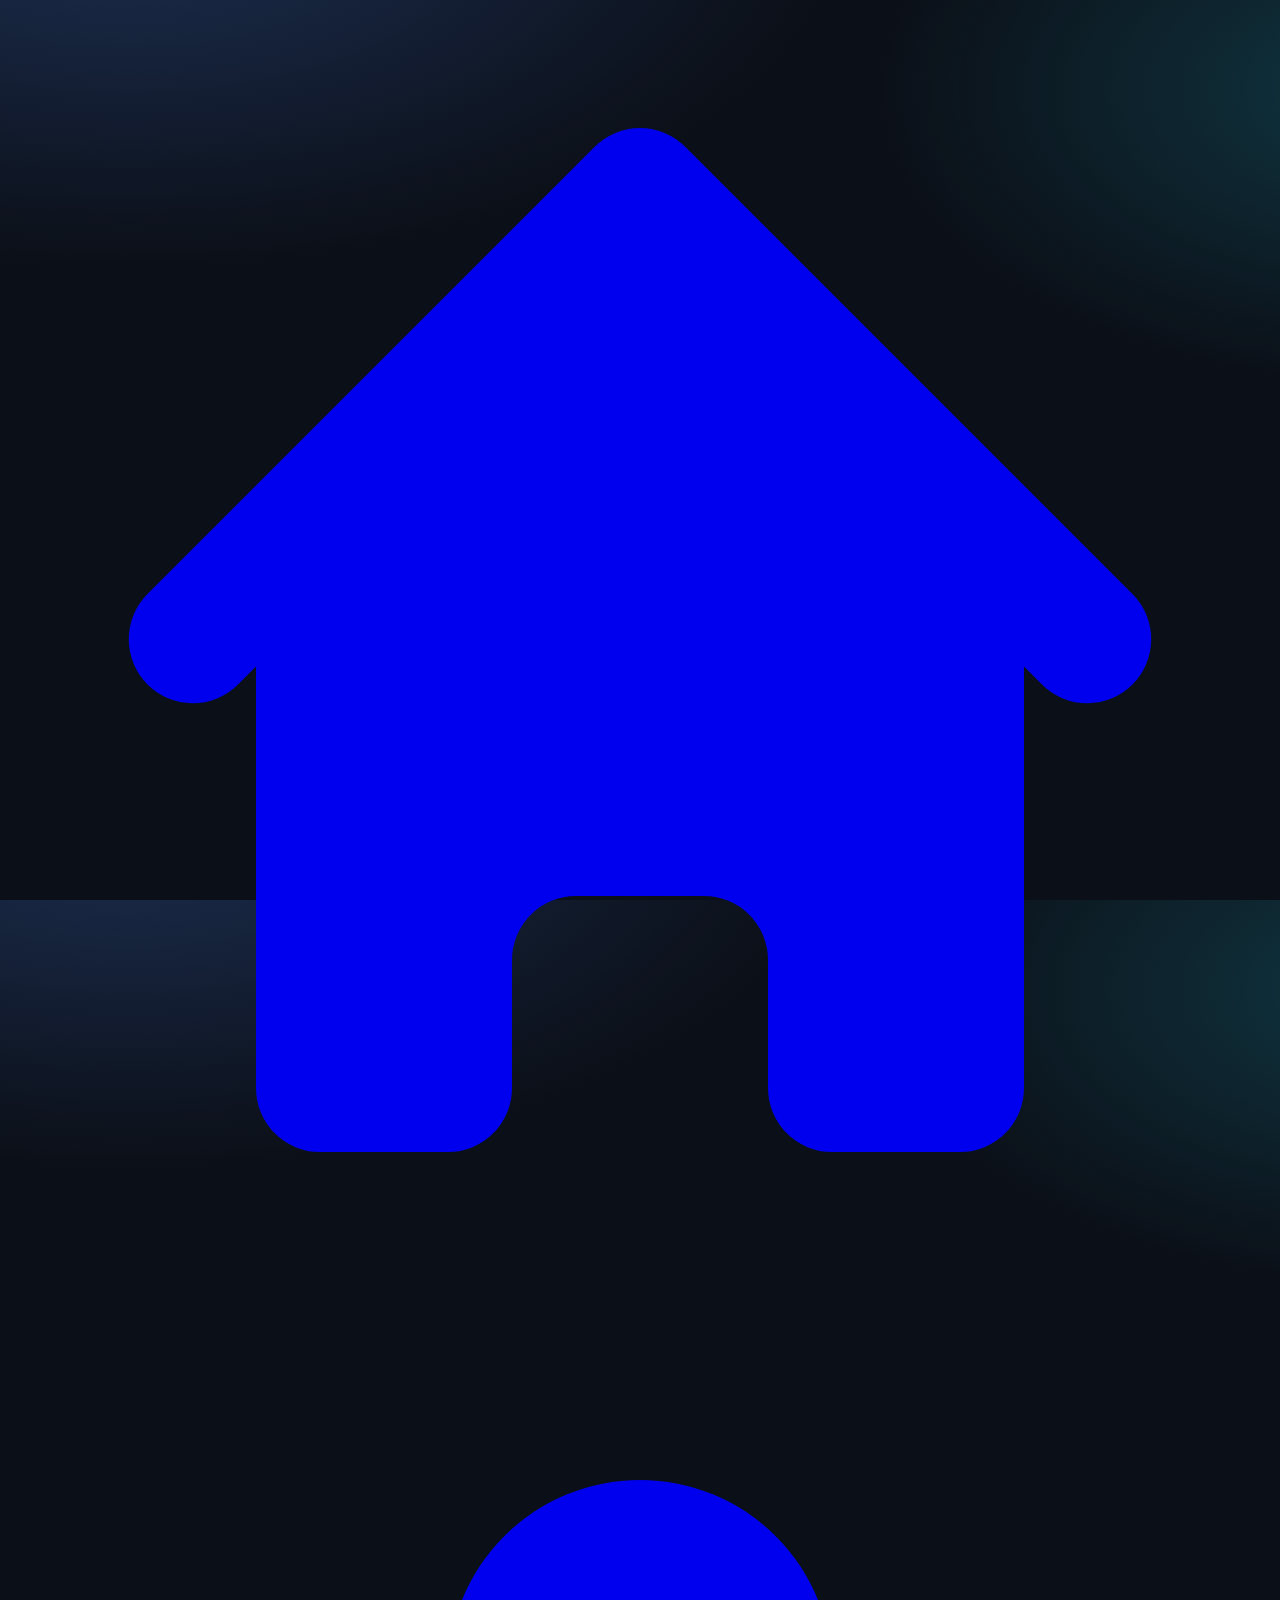
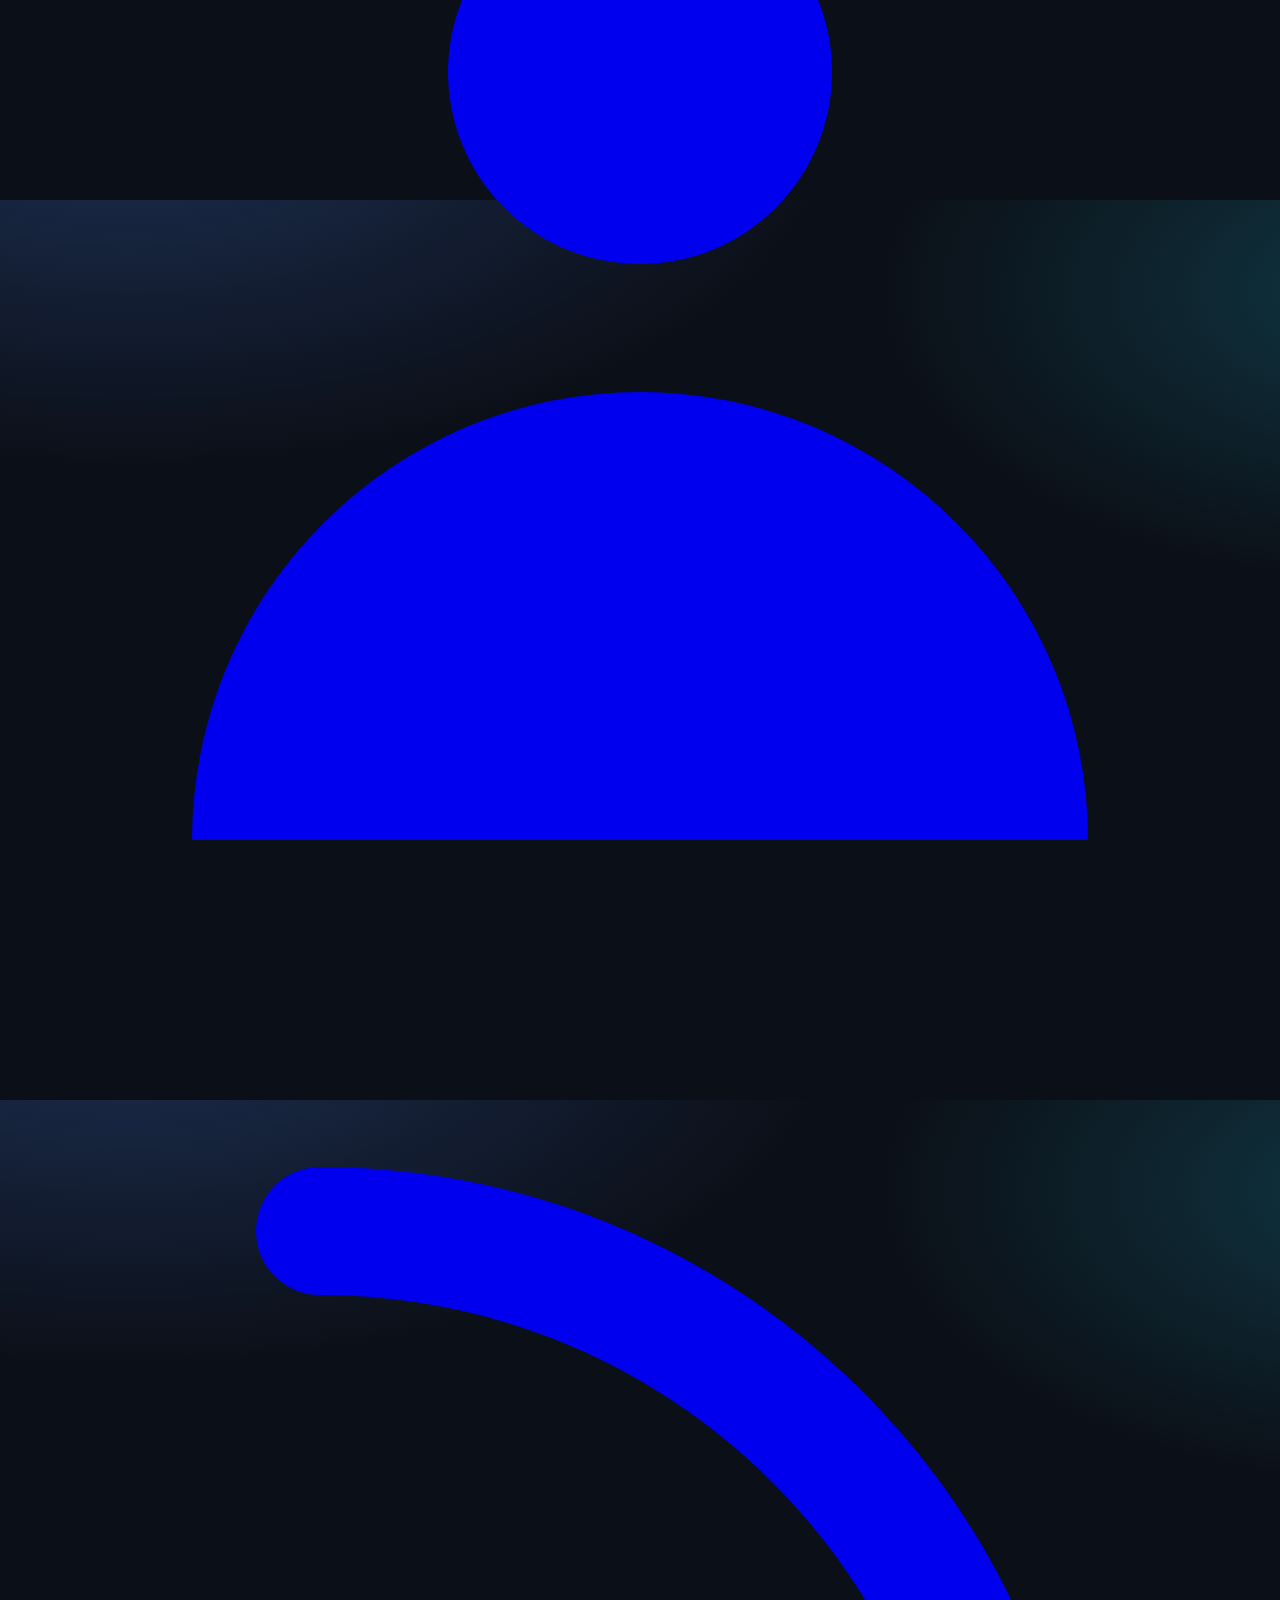
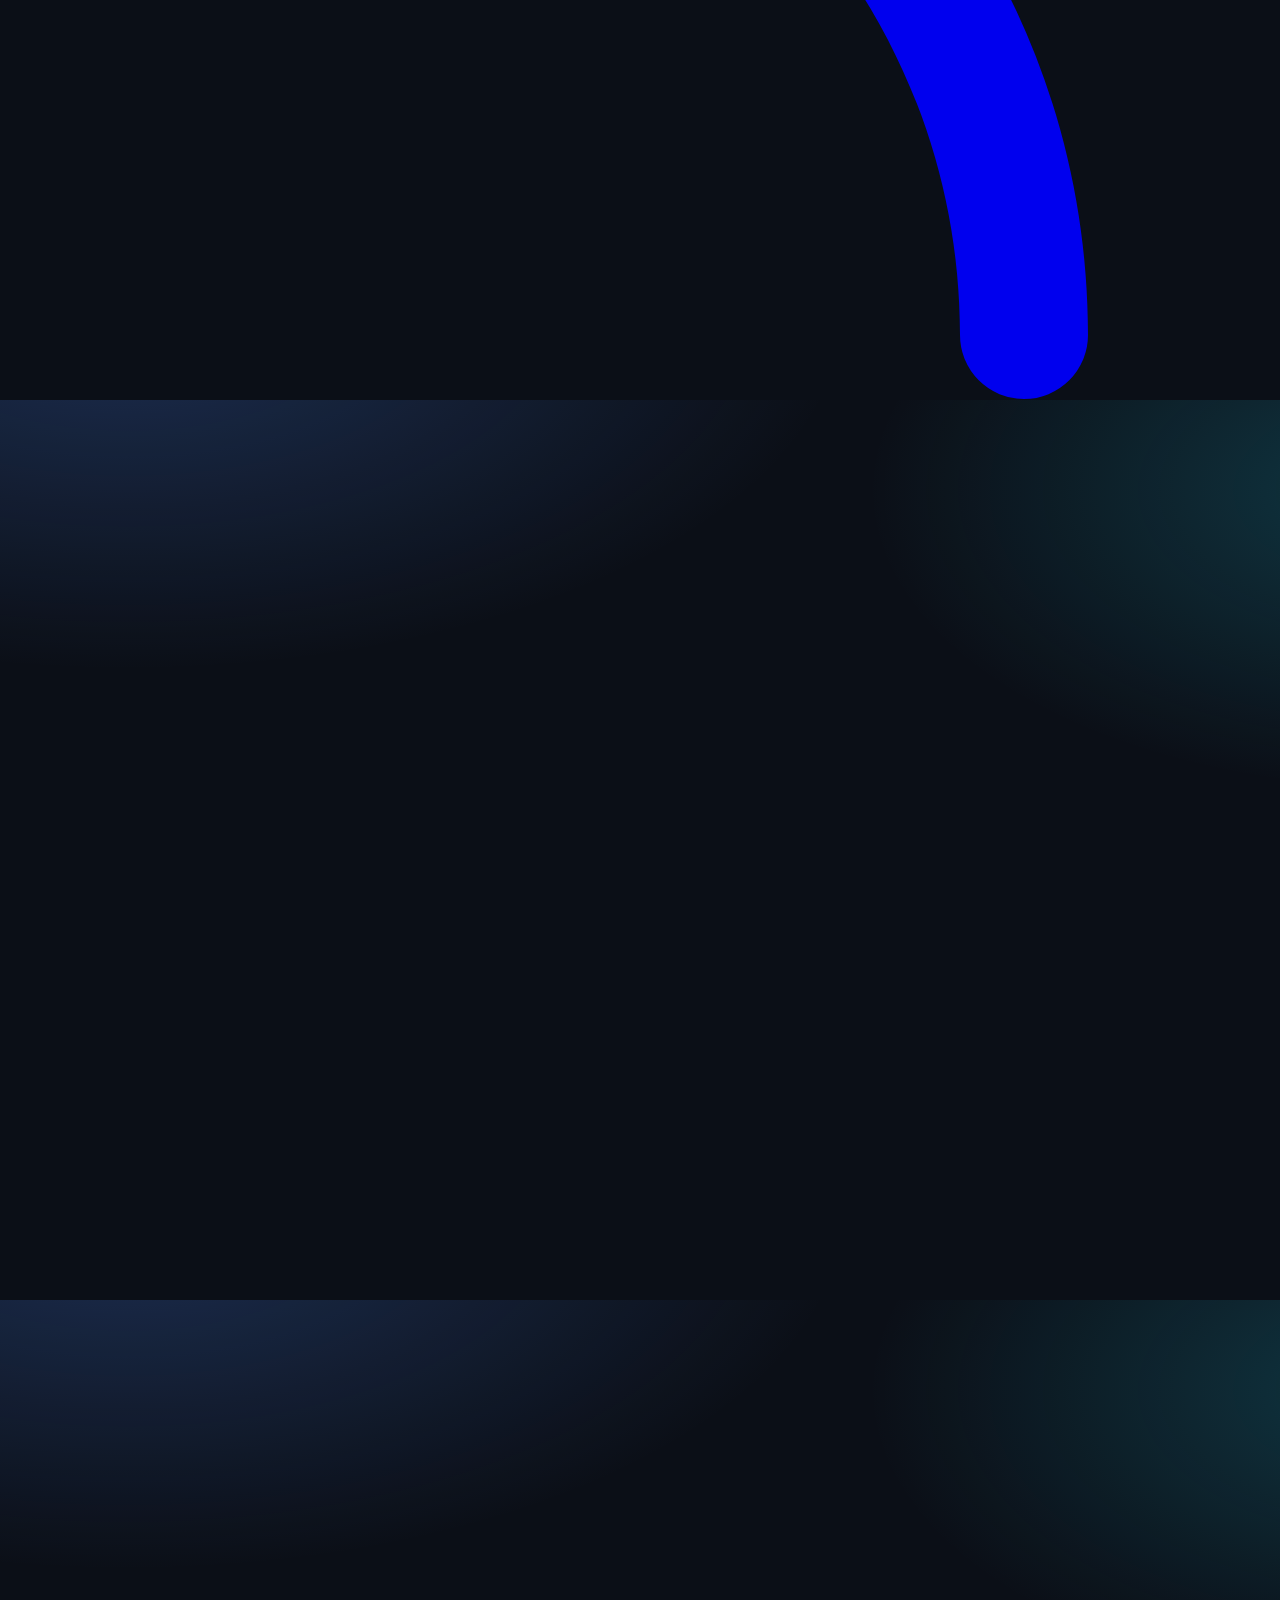
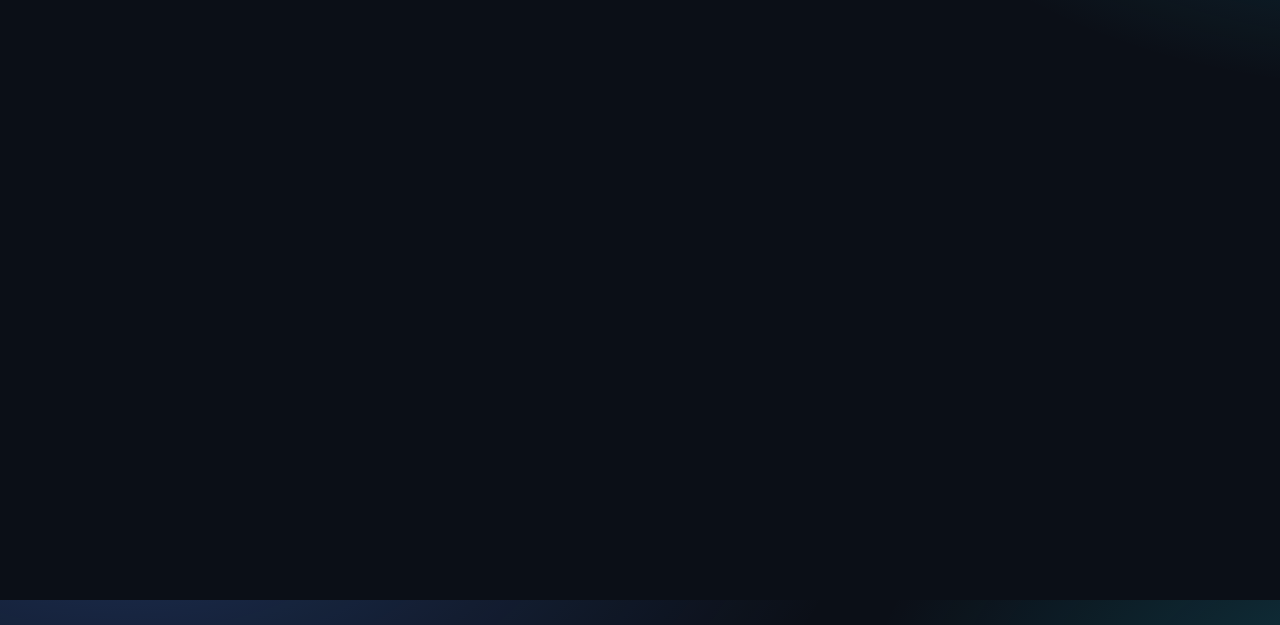
<file: projects.html>
<!doctype html>
<html lang="en">
<head>
  <meta charset="utf-8" />
  <meta name="viewport" content="width=device-width, initial-scale=1" />
  <title>Engineering Services | Projects</title>
  <link rel="stylesheet" href="styles.css" />
  <link rel="preconnect" href="https://fonts.gstatic.com" crossorigin>
  <link rel="preconnect" href="https://fonts.googleapis.com">
  <link href="https://fonts.googleapis.com/css2?family=Inter:wght@400;500;600;700&display=swap" rel="stylesheet">
  <meta name="description" content="Projects portfolio, walkthroughs, and works under construction." />
</head>
<body>
  <div class="page-transition" aria-hidden="true"></div>

  <!-- Floating Icon Nav -->
  <div class="nav-wrap">
    <nav class="nav" aria-label="Primary">
      <a class="btn-icon" data-transition href="index.html" title="Home" aria-label="Home">
        <svg xmlns="http://www.w3.org/2000/svg" viewBox="0 0 20 20" fill="currentColor"><path d="M10.707 2.293a1 1 0 00-1.414 0l-7 7a1 1 0 001.414 1.414L4 10.414V17a1 1 0 001 1h2a1 1 0 001-1v-2a1 1 0 011-1h2a1 1 0 011 1v2a1 1 0 001 1h2a1 1 0 001-1v-6.586l.293.293a1 1 0 001.414-1.414l-7-7z"/></svg>
      </a>
      <a class="btn-icon" data-transition href="profile.html" title="Profile" aria-label="Profile">
        <svg xmlns="http://www.w3.org/2000/svg" viewBox="0 0 20 20" fill="currentColor"><path fill-rule="evenodd" d="M10 9a3 3 0 100-6 3 3 0 000 6zm-7 9a7 7 0 1114 0H3z" clip-rule="evenodd"/></svg>
      </a>
      <a class="btn-icon" data-transition href="features.html" title="Special Features" aria-label="Special Features">
        <svg xmlns="http://www.w3.org/2000/svg" viewBox="0 0 20 20" fill="currentColor"><path d="M5 3a1 1 0 000 2c5.523 0 10 4.477 10 10a1 1 0 102 0C17 8.373 11.627 3 5 3z"/></svg>
      </a>
    </nav>
  </div>

  <main>
    <section class="section">
      <div class="container">
        <h1 class="section-title reveal">Projects</h1>
        <p class="section-subtitle reveal delay-1">Selected works demonstrating engineering rigor and delivery.</p>
        <div class="cards">
          <article class="card reveal">
            <h3>River Bridge Retrofit</h3>
            <p>Seismic assessment and strengthening of a 120 m span steel girder bridge.</p>
          </article>
          <article class="card reveal delay-1">
            <h3>Logistics Hub</h3>
            <p>Concept-to-detailed design for a 25,000 m² warehouse and office complex.</p>
          </article>
          <article class="card reveal delay-2">
            <h3>Urban Water Network</h3>
            <p>Hydraulic analysis and phased upgrade strategy for a municipal network.</p>
          </article>
        </div>
      </div>
    </section>

    <section class="section">
      <div class="container">
        <h2 class="section-title reveal">Walks</h2>
        <p class="section-subtitle reveal delay-1">Guided tours of methodologies, decisions, and outcomes.</p>
        <div class="cards">
          <article class="card reveal">
            <h3>Foundation System Selection</h3>
            <p>Comparative study across soil conditions, loads, and cost constraints.</p>
          </article>
          <article class="card reveal delay-1">
            <h3>Steel vs. Concrete Frames</h3>
            <p>Performance, speed, and lifecycle considerations for mid-rise buildings.</p>
          </article>
          <article class="card reveal delay-2">
            <h3>Construction Sequencing</h3>
            <p>Staged erection plans minimizing risks and optimizing crane operations.</p>
          </article>
        </div>
      </div>
    </section>

    <section class="section">
      <div class="container">
        <h2 class="section-title reveal">Under Construction</h2>
        <p class="section-subtitle reveal delay-1">Live projects currently progressing on site.</p>
        <div class="cards">
          <article class="card reveal">
            <h3>Coastal Pier Extension</h3>
            <p>New berths and fender system; corrosion protection and durability focus.</p>
          </article>
          <article class="card reveal delay-1">
            <h3>Hill Highway Interchange</h3>
            <p>Complex geometry with MSE walls and tight environmental constraints.</p>
          </article>
        </div>
      </div>
    </section>
  </main>

  <script src="app.js" defer></script>
</body>
</html>
</file>
<file: styles.css>
/* Root */
:root {
  --bg: #0b0f17;
  --surface: #0f1624;
  --card: #121a2b;
  --text: #e8eefc;
  --muted: #a2b1d2;
  --primary: #4f8cff;
  --primary-2: #7aa2ff;
  --accent: #22d3ee;
  --success: #10b981;
  --shadow: rgba(0, 0, 0, 0.4);
  --ring: rgba(79, 140, 255, 0.35);
}

* { box-sizing: border-box; }
html, body { height: 100%; }
body {
  margin: 0;
  font-family: 'Poppins', system-ui, -apple-system, Segoe UI, Roboto, Helvetica, Arial, 'Apple Color Emoji', 'Segoe UI Emoji';
  color: var(--text);
  background: radial-gradient(1200px 600px at 10% -10%, rgba(79, 140, 255, 0.25), transparent 60%),
              radial-gradient(900px 500px at 110% 10%, rgba(34, 211, 238, 0.2), transparent 60%),
              var(--bg);
  line-height: 1.6;
}

img { max-width: 100%; display: block; }

.container {
  width: min(1120px, 92%);
  margin: 0 auto;
}

/* Topbar */
.topbar {
  position: sticky;
  top: 0;
  z-index: 50;
  backdrop-filter: saturate(160%) blur(10px);
  background: linear-gradient(180deg, rgba(15, 22, 36, 0.9), rgba(15, 22, 36, 0.6));
  border-bottom: 1px solid rgba(255,255,255,0.06);
}
.topbar .brand {
  display: inline-flex;
  align-items: center;
  height: 64px;
  padding: 0 16px 0 24px;
  font-weight: 600;
  color: var(--text);
  text-decoration: none;
}

.icon-nav { display: flex; justify-content: center; }
.icon-nav__wrap {
  background: #fff;
  background: linear-gradient(180deg, #f8fbff, #edf3ff);
  padding: 8px;
  border-radius: 20px;
  box-shadow: 0 10px 25px rgba(26, 48, 82, 0.15), 0 2px 0 #fff inset;
}
.icon-nav__inner { display: flex; align-items: center; }
.icon-btn {
  color: #5fa3ff;
  background: #f2f6ff;
  border: 2px solid transparent;
  box-shadow: 0 6px 14px rgba(55, 98, 173, 0.25), inset 0 2px 0 rgba(255,255,255,0.6);
  border-radius: 999px;
  width: 44px;
  height: 44px;
  display: inline-flex;
  align-items: center;
  justify-content: center;
  margin-right: 12px;
  transition: all .25s ease;
  cursor: pointer;
}
.icon-btn:last-child { margin-right: 0; }
.icon-btn:hover, .icon-btn[aria-current="page"] {
  color: #0c1220;
  border-color: #c8d7ff;
  background: #eaf1ff;
  box-shadow: 0 6px 18px rgba(55, 98, 173, 0.35), inset 0 2px 0 rgba(255,255,255,0.6);
  transform: translateY(-1px);
}
.icon { width: 20px; height: 20px; }

/* Pages & transitions */
#app { position: relative; }
.page {
  display: none;
  position: relative;
  opacity: 0;
  transform: translateY(8px) scale(0.995);
  transition: opacity .45s ease, transform .45s ease;
}
.page.page--active,
.page.page--leaving {
  display: block;
}
.page.page--active {
  opacity: 1;
  transform: translateY(0) scale(1);
}
.page.page--leaving {
  opacity: 0;
  transform: translateY(8px) scale(0.995);
}

/* Sections */
.section { padding: 64px 0; }
.section__title {
  font-size: clamp(22px, 3vw, 32px);
  margin: 0 0 20px;
}

/* Hero */
.hero {
  display: grid;
  grid-template-columns: 1.1fr .9fr;
  gap: 32px;
  padding: 48px 0 16px;
  align-items: center;
}
.hero__title { font-size: clamp(28px, 5vw, 46px); line-height: 1.1; margin: 0 0 12px; }
.hero__subtitle { color: var(--muted); margin: 0 0 20px; }
.hero__cta { display: flex; gap: 12px; }

.hero__image { display: flex; justify-content: center; }
.profile-glow {
  position: relative;
  width: min(320px, 80%);
  aspect-ratio: 1/1;
  border-radius: 24px;
  overflow: hidden;
  box-shadow: 0 20px 60px rgba(79, 140, 255, 0.25), 0 8px 24px rgba(0, 0, 0, 0.35);
}
.profile-glow::before {
  content: '';
  position: absolute; inset: -20% -20% auto auto;
  width: 80%; height: 80%; border-radius: 50%;
  background: radial-gradient(circle at 30% 30%, rgba(79, 140, 255, 0.35), transparent 60%);
  filter: blur(16px);
}
.profile-glow img { width: 100%; height: 100%; object-fit: cover; }

/* Cards */
.cards-grid {
  display: grid;
  grid-template-columns: repeat(4, 1fr);
  gap: 16px;
}
.card {
  background: linear-gradient(180deg, rgba(255,255,255,0.06), rgba(255,255,255,0.03));
  border: 1px solid rgba(255,255,255,0.08);
  border-radius: 16px;
  padding: 18px;
  box-shadow: 0 10px 30px var(--shadow);
}
.card--ghost { opacity: 0.7; }
.card h3 { margin: 0 0 8px; font-size: 18px; }
.card p { margin: 0; color: var(--muted); }

/* Contact */
.contact-grid {
  display: grid;
  grid-template-columns: repeat(2, 1fr);
  gap: 16px;
}
.contact-card { background: var(--card); border-radius: 16px; padding: 18px; border: 1px solid rgba(255,255,255,0.06); }
.contact-card h3 { margin: 0 0 8px; }
.contact-card ul { margin: 0; padding-left: 18px; color: var(--muted); }
.contact-card a { color: var(--primary-2); text-decoration: none; }
.contact-card a:hover { text-decoration: underline; }

/* Lists */
.list { display: grid; gap: 10px; }
.list__item {
  background: rgba(255,255,255,0.04);
  border: 1px solid rgba(255,255,255,0.06);
  border-radius: 12px;
  padding: 12px 14px;
}

.split { display: grid; grid-template-columns: 1fr 1fr; gap: 24px; }
.facts { margin: 0; padding-left: 18px; color: var(--muted); }

/* Buttons */
.btn {
  appearance: none;
  cursor: pointer;
  border: 1px solid transparent;
  border-radius: 12px;
  padding: 10px 14px;
  font-weight: 600;
  color: var(--text);
  background: rgba(255,255,255,0.06);
  transition: all .25s ease;
}
.btn--primary {
  background: linear-gradient(135deg, var(--primary), var(--accent));
  box-shadow: 0 8px 24px var(--ring);
}
.btn:hover { transform: translateY(-1px); }
.btn--ghost { background: rgba(255,255,255,0.04); border-color: rgba(255,255,255,0.08); color: var(--primary-2); }

/* Footer */
.footer { border-top: 1px solid rgba(255,255,255,0.06); margin-top: 40px; }
.footer .container {
  display: flex; align-items: center; justify-content: space-between;
  height: 64px;
}
.footer .to-top { color: var(--primary-2); text-decoration: none; font-weight: 600; }

/* Reveal on scroll */
.reveal { opacity: 0; transform: translateY(12px); transition: opacity .6s ease, transform .6s ease; }
.reveal.is-visible { opacity: 1; transform: translateY(0); }

/* Responsive */
@media (max-width: 960px) {
  .hero { grid-template-columns: 1fr; }
  .cards-grid { grid-template-columns: repeat(2, 1fr); }
}
@media (max-width: 640px) {
  .cards-grid { grid-template-columns: 1fr; }
  .contact-grid { grid-template-columns: 1fr; }
  .split { grid-template-columns: 1fr; }
  .topbar .brand { padding-left: 16px; }
}
</file>
<file: happy birtday.css>
canvas {
  position: absolute;
  top: 0;
  left: 0;
}
p {
  margin: 0 0;
  position: absolute;
  font: 16px Verdana;
  color: #eee;
  height: 25px;
  top: calc(100vh - 30px);
  text-shadow: 0 0 2px white;
}
p a {
  text-decoration: none;
  color: #aaa;
}
span {
  font-size: 11px;
}
p > a:first-of-type {
  font-size: 20px;
}
body {
  overflow: hidden;
}

/* تنسيق أساسي متجاوب */
canvas {
  position: fixed;
  width: 100% !important;
  height: 100% !important;
}

body {
  margin: 0;
  overflow: hidden;
}

/* تنسيق النصوص */
p {
  font-size: clamp(14px, 3vw, 18px); /* حجم خط متغير بين 14px و18px */
  text-align: center;
  position: fixed;
  bottom: 2%;
  width: 100%;
  color: #fff;
  z-index: 1000;
}

/* تكييف زر التبرع مع الشاشات الصغيرة */
.bmc-btn {
  transform: scale(0.8);
  transform-origin: bottom right;
}
</file>
